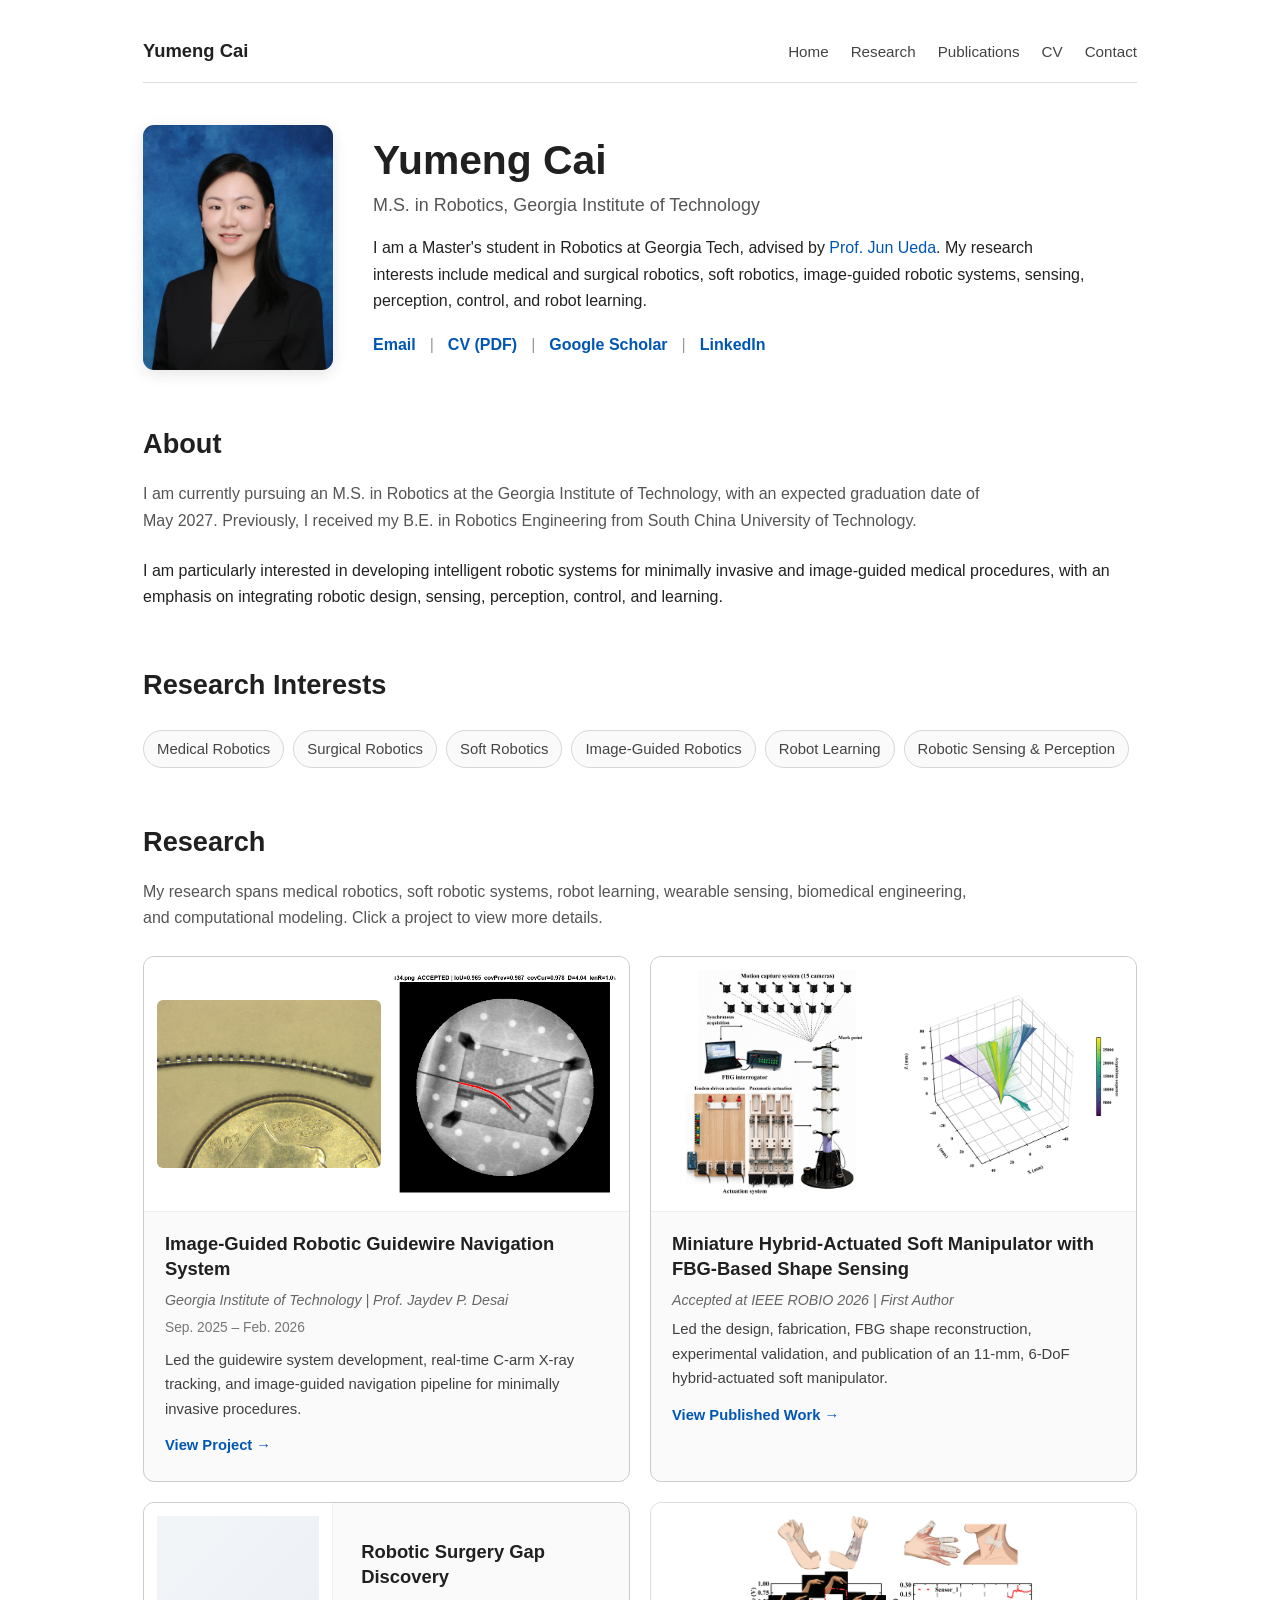
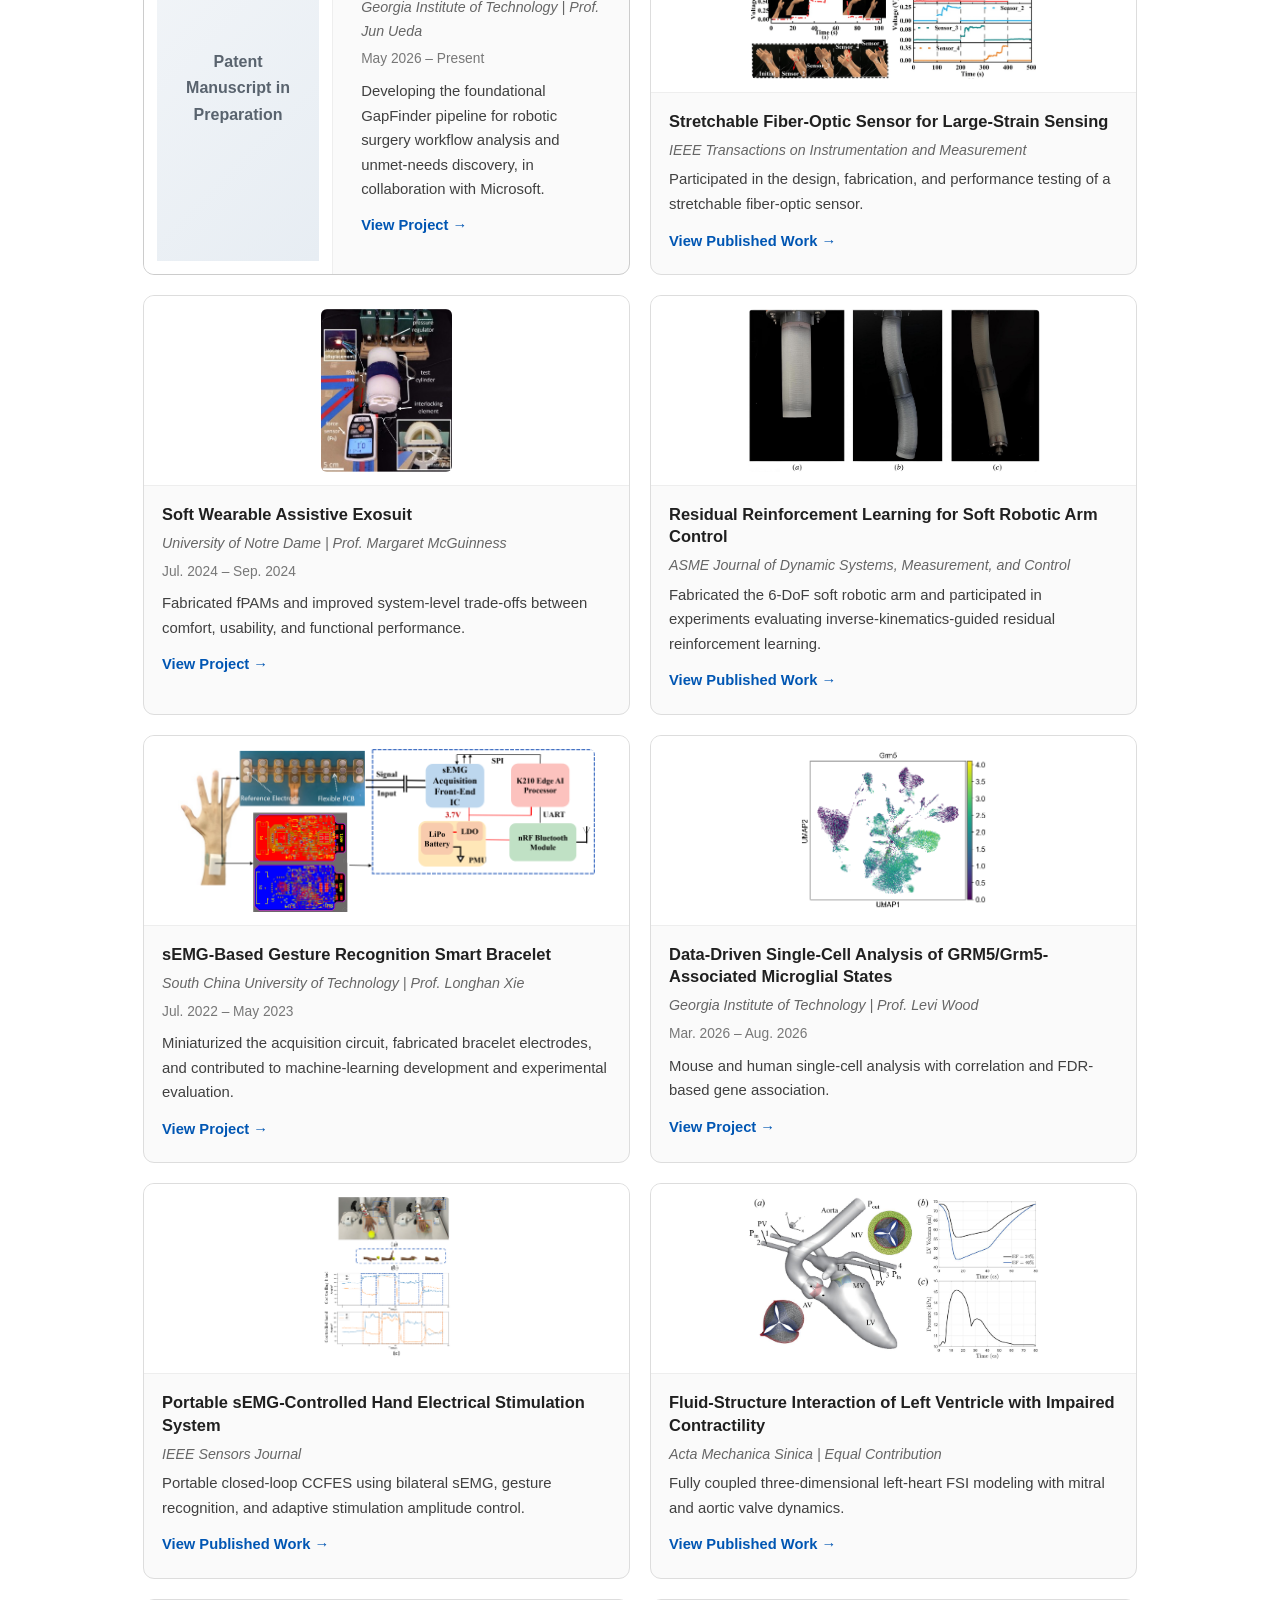
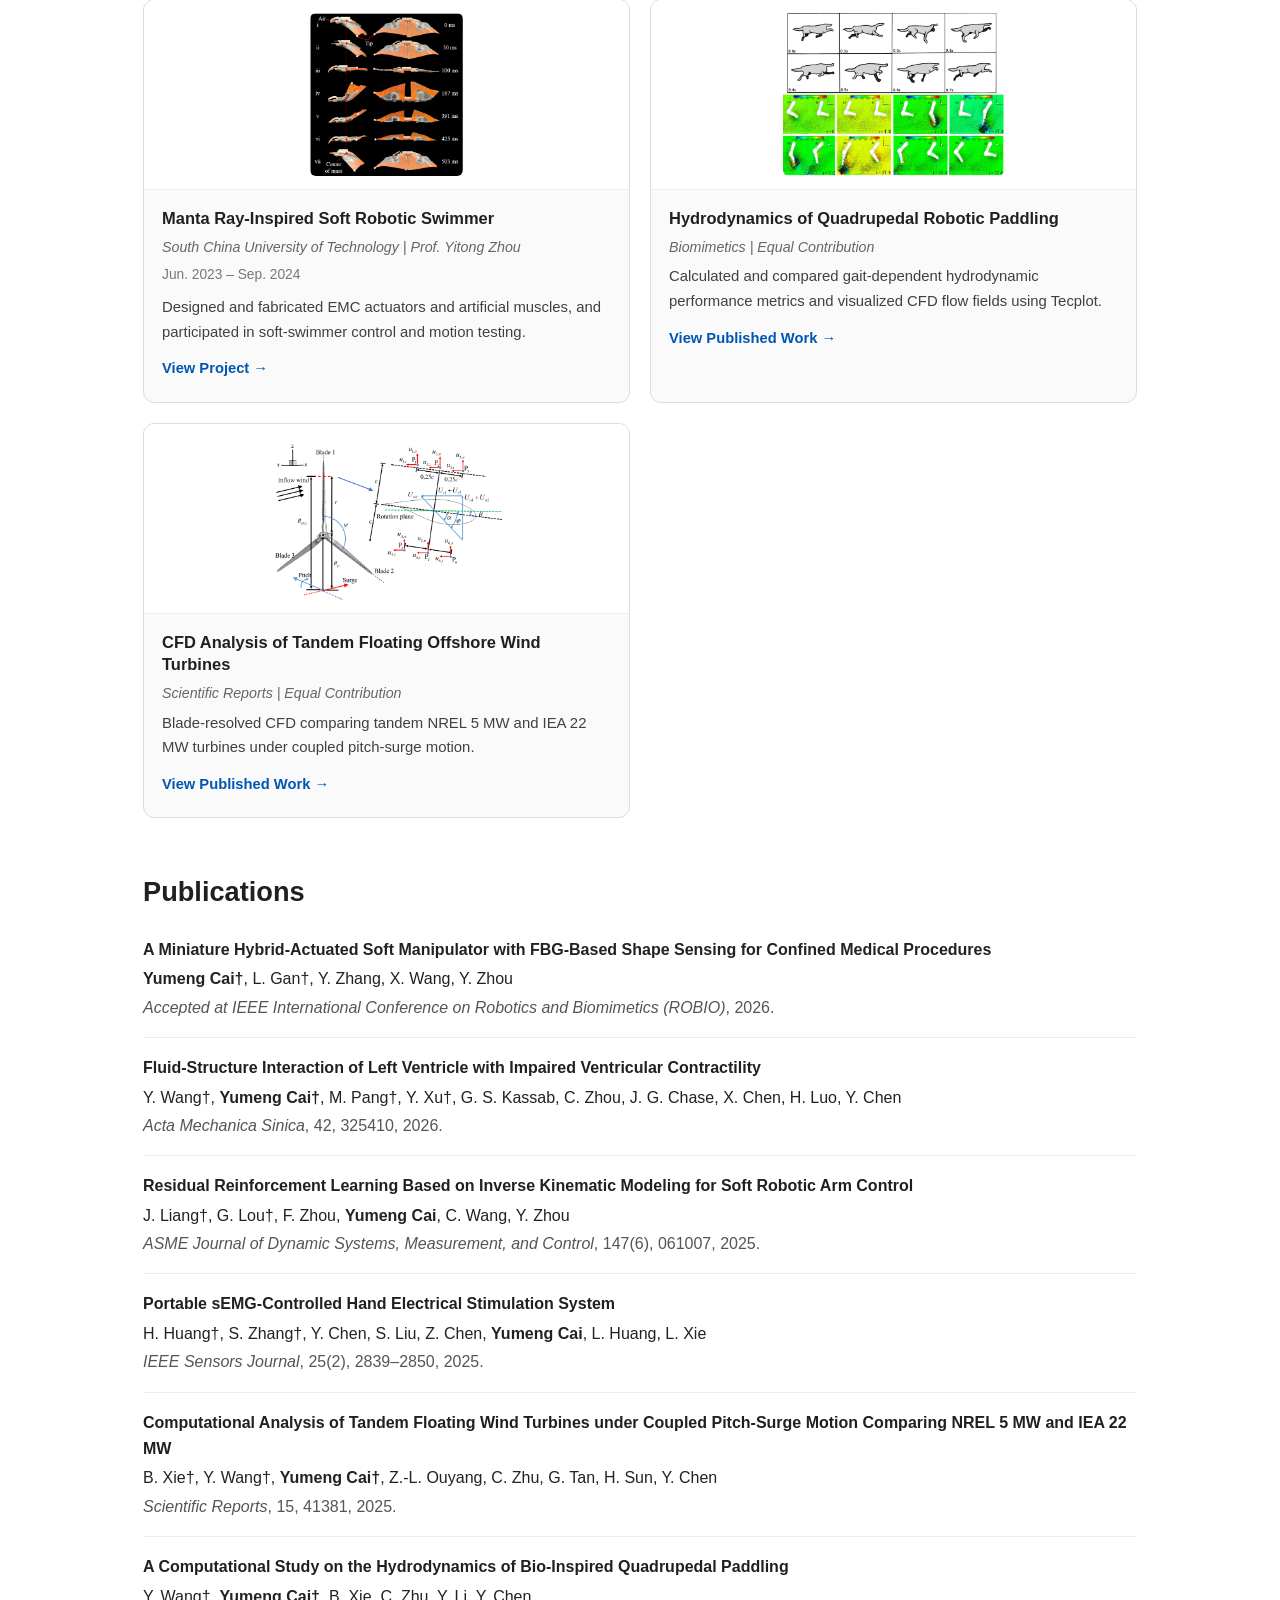
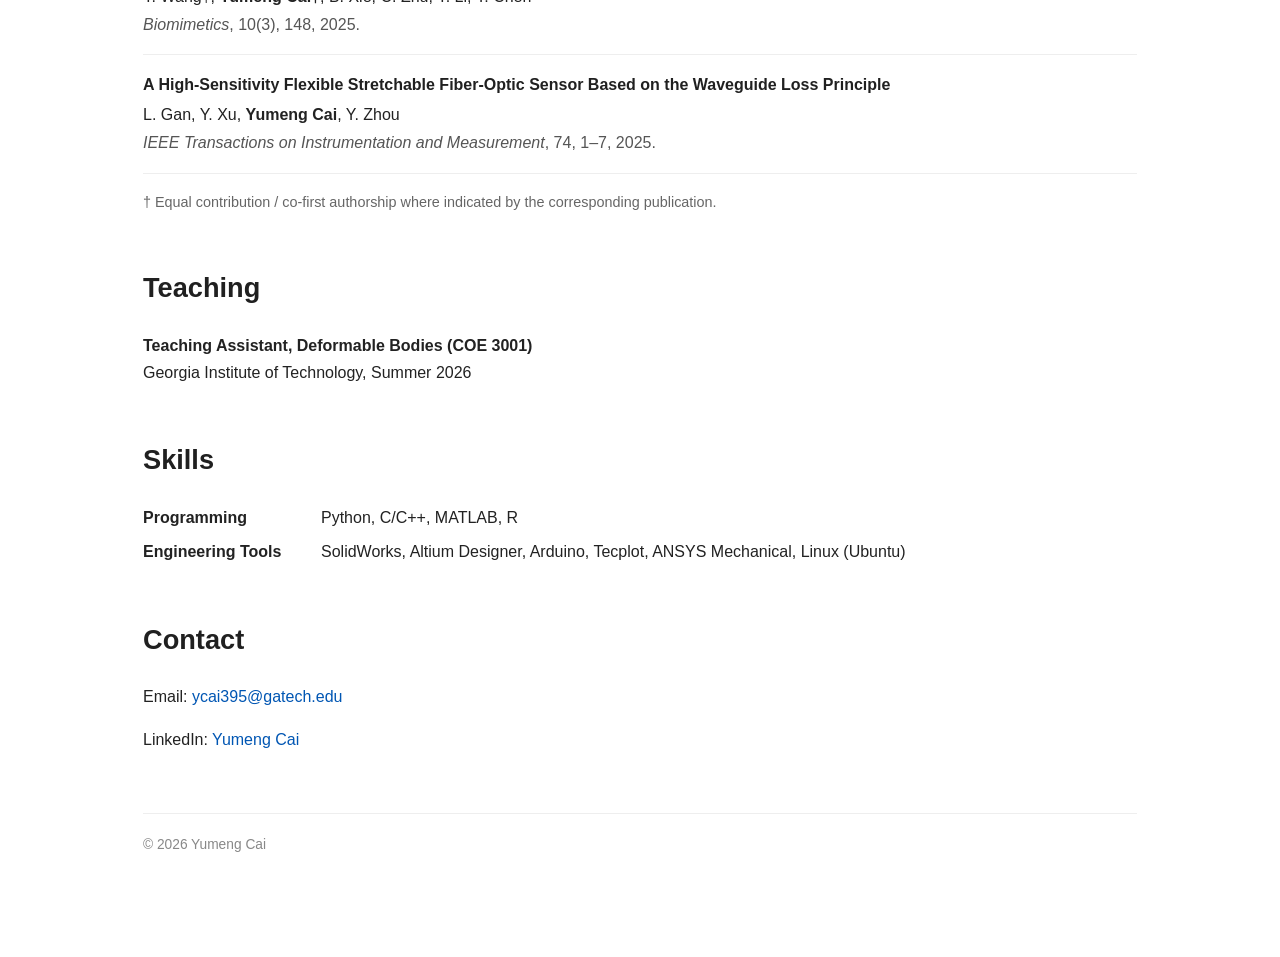
<file: index.html>
<!DOCTYPE html>
<html lang="en">
<head>
  <meta charset="UTF-8">
  <meta name="viewport" content="width=device-width, initial-scale=1.0">
  <meta name="description" content="Yumeng Cai - M.S. student in Robotics at Georgia Institute of Technology. Research in medical robotics, surgical robotics, soft robotics, image-guided systems, sensing, and robot learning.">
  <title>Yumeng Cai</title>
  <style>
    * { box-sizing: border-box; }
    html { scroll-behavior: smooth; }
    body { font-family: Arial, Helvetica, sans-serif; max-width: 1050px; margin: 0 auto; padding: 36px 28px 70px; line-height: 1.65; color: #222; background: #ffffff; }
    h1, h2, h3 { color: #202020; }
    h1 { font-size: 2.55rem; line-height: 1.15; margin: 0 0 7px; }
    h2 { font-size: 1.7rem; margin: 0 0 22px; }
    h3 { line-height: 1.35; }
    p { margin-top: 0; }
    a { color: #0056b3; text-decoration: none; }
    a:hover { text-decoration: underline; }
    .topbar { display: flex; justify-content: space-between; align-items: center; gap: 20px; padding-bottom: 16px; border-bottom: 1px solid #dddddd; }
    .site-name { color: #202020; font-size: 1.15rem; font-weight: 700; }
    .site-name:hover { text-decoration: none; }
    .topnav { display: flex; flex-wrap: wrap; gap: 22px; }
    .topnav a { color: #444; font-size: 0.95rem; font-weight: 500; }
    .hero { display: flex; align-items: center; gap: 40px; margin: 42px 0 50px; }
    .hero-photo { flex: 0 0 190px; }
    .hero-photo img { display: block; width: 190px; height: 245px; object-fit: cover; object-position: center top; border-radius: 11px; box-shadow: 0 4px 15px rgba(0,0,0,0.11); }
    .hero-content { flex: 1; }
    .subtitle { margin: 0 0 15px; color: #555; font-size: 1.12rem; }
    .hero-intro { max-width: 720px; margin-bottom: 18px; }
    .hero-links { display: flex; flex-wrap: wrap; align-items: center; gap: 7px 14px; }
    .hero-links a { font-weight: 600; }
    .separator { color: #999; }
    .section { margin-top: 52px; }
    .section-note { max-width: 850px; margin-top: -8px; margin-bottom: 24px; color: #555; }
    .interest-list { display: flex; flex-wrap: wrap; gap: 9px; }
    .interest { padding: 6px 13px; border: 1px solid #d7d7d7; border-radius: 20px; background: #fafafa; color: #444; font-size: 0.93rem; }
    .research-grid { display: grid; grid-template-columns: repeat(2, minmax(0, 1fr)); gap: 20px; }
    .project-link { display: block; color: inherit; text-decoration: none; }
    .project-link:hover { text-decoration: none; }
    .project-card { height: 100%; overflow: hidden; border: 1px solid #dddddd; border-radius: 11px; background: #fafafa; transition: transform 0.18s ease, box-shadow 0.18s ease; }
    .project-link:hover .project-card { transform: translateY(-4px); box-shadow: 0 8px 22px rgba(0,0,0,0.09); }
    .project-card.featured { border: 1.5px solid #cccccc; }
    .project-card.featured-wide { grid-column: 1 / -1; display: flex; min-height: 240px; }
    .project-image { height: 190px; padding: 13px; background: #ffffff; border-bottom: 1px solid #eeeeee; display: flex; align-items: center; justify-content: center; overflow: hidden; }
    .featured .project-image { height: 255px; }
    .featured-wide .project-image { flex: 0 0 39%; height: auto; min-height: 240px; border-bottom: none; border-right: 1px solid #eeeeee; }
    .project-image img { display: block; max-width: 100%; max-height: 100%; width: auto; height: auto; object-fit: contain; border-radius: 6px; }
    .project-image.double { gap: 12px; }
    .double-image { flex: 1 1 0; min-width: 0; height: 100%; display: flex; align-items: center; justify-content: center; overflow: hidden; }
    .double-image img { max-width: 100%; max-height: 100%; width: auto; height: auto; object-fit: contain; }
    .placeholder { width: 100%; height: 100%; display: flex; align-items: center; justify-content: center; text-align: center; padding: 26px; background: linear-gradient(135deg,#f2f5f8,#e7edf3); color: #59636e; font-weight: 600; }
    .project-content { padding: 17px 18px 20px; }
    .featured .project-content { padding: 20px 21px 22px; }
    .featured-wide .project-content { flex: 1; display: flex; flex-direction: column; justify-content: center; padding: 25px 28px; }
    .project-content h3 { margin: 0 0 7px; font-size: 1.03rem; }
    .featured .project-content h3 { font-size: 1.15rem; }
    .project-meta { margin-bottom: 5px; color: #666; font-size: 0.89rem; font-style: italic; }
    .project-date { margin-bottom: 8px; color: #777; font-size: 0.86rem; }
    .project-description { margin: 0 0 11px; color: #404040; font-size: 0.93rem; }
    .view-project { color: #0056b3; font-size: 0.92rem; font-weight: 600; }
    .publication { padding-bottom: 16px; margin-bottom: 17px; border-bottom: 1px solid #eeeeee; }
    .publication-title { font-weight: 600; }
    .publication-title a { color: #202020; }
    .publication-title a:hover { color: #0056b3; }
    .publication-authors { margin-top: 3px; }
    .publication-venue { margin-top: 2px; color: #555; }
    .publication-note { color: #666; font-size: 0.9rem; }
    .info-grid { display: grid; grid-template-columns: 160px 1fr; gap: 8px 18px; max-width: 830px; }
    .info-label { font-weight: 600; }
    footer { margin-top: 60px; padding: 20px 0 30px; border-top: 1px solid #eeeeee; color: #888; font-size: 0.86rem; }
    @media (max-width: 760px) {
      body { padding: 26px 17px 50px; }
      .topbar { flex-direction: column; align-items: flex-start; }
      .topnav { gap: 10px 17px; }
      .hero { flex-direction: column; gap: 22px; text-align: center; margin-top: 30px; }
      .hero-photo { flex: none; }
      .hero-photo img { width: 165px; height: 215px; margin: auto; }
      .hero-links, .interest-list { justify-content: center; }
      .research-grid { grid-template-columns: 1fr; }
      .project-card.featured-wide { grid-column: auto; display: block; }
      .project-image { height: 175px; }
      .featured .project-image { height: 215px; }
      .featured-wide .project-image { height: 215px; min-height: 0; border-right: none; border-bottom: 1px solid #eeeeee; }
      .featured-wide .project-content { padding: 20px 21px 22px; }
      .info-grid { grid-template-columns: 1fr; }
    }
  </style>
</head>
<body>
  <header class="topbar">
    <a class="site-name" href="index.html">Yumeng Cai</a>
    <nav class="topnav">
      <a href="index.html">Home</a><a href="#research">Research</a><a href="#publications">Publications</a><a href="Yumeng%20Cai_CV.pdf" target="_blank">CV</a><a href="#contact">Contact</a>
    </nav>
  </header>

  <section class="hero">
    <div class="hero-photo"><img src="images/profile.jpg" alt="Yumeng Cai"></div>
    <div class="hero-content">
      <h1>Yumeng Cai</h1>
      <p class="subtitle">M.S. in Robotics, Georgia Institute of Technology</p>
      <p class="hero-intro">I am a Master's student in Robotics at Georgia Tech, advised by <a href="https://www.biorobotics.gatech.edu/wp/people/jun-ueda/" target="_blank" rel="noopener noreferrer">Prof. Jun Ueda</a>. My research interests include medical and surgical robotics, soft robotics, image-guided robotic systems, sensing, perception, control, and robot learning.</p>
      <div class="hero-links"><a href="mailto:ycai395@gatech.edu">Email</a><span class="separator">|</span><a href="Yumeng%20Cai_CV.pdf" target="_blank">CV (PDF)</a><span class="separator">|</span><a href="https://scholar.google.com/citations?user=mX2CHsgAAAAJ&amp;hl=en" target="_blank" rel="noopener noreferrer">Google Scholar</a><span class="separator">|</span><a href="https://www.linkedin.com/in/yumeng-cai-98382b378/" target="_blank">LinkedIn</a></div>
    </div>
  </section>

  <section class="section"><h2>About</h2><p class="section-note">I am currently pursuing an M.S. in Robotics at the Georgia Institute of Technology, with an expected graduation date of May 2027. Previously, I received my B.E. in Robotics Engineering from South China University of Technology.</p><p>I am particularly interested in developing intelligent robotic systems for minimally invasive and image-guided medical procedures, with an emphasis on integrating robotic design, sensing, perception, control, and learning.</p></section>

  <section class="section"><h2>Research Interests</h2><div class="interest-list"><span class="interest">Medical Robotics</span><span class="interest">Surgical Robotics</span><span class="interest">Soft Robotics</span><span class="interest">Image-Guided Robotics</span><span class="interest">Robot Learning</span><span class="interest">Robotic Sensing &amp; Perception</span></div></section>

  <section class="section" id="research">
    <h2>Research</h2>
    <p class="section-note">My research spans medical robotics, soft robotic systems, robot learning, wearable sensing, biomedical engineering, and computational modeling. Click a project to view more details.</p>
    <div class="research-grid">
      <a class="project-link" href="projects/guidewire.html"><article class="project-card featured"><div class="project-image double"><div class="double-image"><img src="images/guidewire2.png" alt="Robotic guidewire system"></div><div class="double-image"><img src="images/guidewire.png" alt="Image-based guidewire tracking"></div></div><div class="project-content"><h3>Image-Guided Robotic Guidewire Navigation System</h3><div class="project-meta">Georgia Institute of Technology | Prof. Jaydev P. Desai</div><div class="project-date">Sep. 2025 – Feb. 2026</div><p class="project-description">Led the guidewire system development, real-time C-arm X-ray tracking, and image-guided navigation pipeline for minimally invasive procedures.</p><span class="view-project">View Project →</span></div></article></a>
      <a class="project-link" href="projects/soft-manipulator.html"><article class="project-card featured"><div class="project-image double"><div class="double-image"><img src="images/Actuation_system.png" alt="Soft manipulator system"></div><div class="double-image"><img src="images/ShapeRecon_workspace.png" alt="FBG shape reconstruction"></div></div><div class="project-content"><h3>Miniature Hybrid-Actuated Soft Manipulator with FBG-Based Shape Sensing</h3><div class="project-meta">Accepted at IEEE ROBIO 2026 | First Author</div><p class="project-description">Led the design, fabrication, FBG shape reconstruction, experimental validation, and publication of an 11-mm, 6-DoF hybrid-actuated soft manipulator.</p><span class="view-project">View Published Work →</span></div></article></a>
      <a class="project-link" href="projects/gap-discovery.html"><article class="project-card featured featured-wide"><div class="project-image"><div class="placeholder">Patent Manuscript in Preparation</div></div><div class="project-content"><h3>Robotic Surgery Gap Discovery</h3><div class="project-meta">Georgia Institute of Technology | Prof. Jun Ueda</div><div class="project-date">May 2026 – Present</div><p class="project-description">Developing the foundational GapFinder pipeline for robotic surgery workflow analysis and unmet-needs discovery, in collaboration with Microsoft.</p><span class="view-project">View Project →</span></div></article></a>
      <a class="project-link" href="projects/fiber-sensor.html"><article class="project-card"><div class="project-image"><img src="images/fiber_sensor.jpg" alt="Stretchable fiber optic sensor"></div><div class="project-content"><h3>Stretchable Fiber-Optic Sensor for Large-Strain Sensing</h3><div class="project-meta">IEEE Transactions on Instrumentation and Measurement</div><p class="project-description">Participated in the design, fabrication, and performance testing of a stretchable fiber-optic sensor.</p><span class="view-project">View Published Work →</span></div></article></a>
      <a class="project-link" href="projects/exosuit.html"><article class="project-card"><div class="project-image"><img src="images/exosuit.jpg" alt="Soft wearable assistive exosuit"></div><div class="project-content"><h3>Soft Wearable Assistive Exosuit</h3><div class="project-meta">University of Notre Dame | Prof. Margaret McGuinness</div><div class="project-date">Jul. 2024 – Sep. 2024</div><p class="project-description">Fabricated fPAMs and improved system-level trade-offs between comfort, usability, and functional performance.</p><span class="view-project">View Project →</span></div></article></a>
      <a class="project-link" href="projects/residual-rl-soft-arm.html"><article class="project-card"><div class="project-image"><img src="images/rrl_soft_arm_robot.png" alt="Soft robotic arm"></div><div class="project-content"><h3>Residual Reinforcement Learning for Soft Robotic Arm Control</h3><div class="project-meta">ASME Journal of Dynamic Systems, Measurement, and Control</div><p class="project-description">Fabricated the 6-DoF soft robotic arm and participated in experiments evaluating inverse-kinematics-guided residual reinforcement learning.</p><span class="view-project">View Published Work →</span></div></article></a>
      <a class="project-link" href="projects/semg.html"><article class="project-card"><div class="project-image"><img src="images/sEMG.png" alt="sEMG gesture recognition bracelet"></div><div class="project-content"><h3>sEMG-Based Gesture Recognition Smart Bracelet</h3><div class="project-meta">South China University of Technology | Prof. Longhan Xie</div><div class="project-date">Jul. 2022 – May 2023</div><p class="project-description">Miniaturized the acquisition circuit, fabricated bracelet electrodes, and contributed to machine-learning development and experimental evaluation.</p><span class="view-project">View Project →</span></div></article></a>
      <a class="project-link" href="projects/single-cell.html"><article class="project-card"><div class="project-image"><img src="images/FIG2_UMAP_Grm5_all_cells.png" alt="UMAP of Grm5 expression across single cells"></div><div class="project-content"><h3>Data-Driven Single-Cell Analysis of GRM5/Grm5-Associated Microglial States</h3><div class="project-meta">Georgia Institute of Technology | Prof. Levi Wood</div><div class="project-date">Mar. 2026 – Aug. 2026</div><p class="project-description">Mouse and human single-cell analysis with correlation and FDR-based gene association.</p><span class="view-project">View Project →</span></div></article></a>
      <a class="project-link" href="projects/semg-fes.html"><article class="project-card"><div class="project-image"><img src="images/semg_fes_adl_result.png" alt="Task-oriented object-taking demonstration"></div><div class="project-content"><h3>Portable sEMG-Controlled Hand Electrical Stimulation System</h3><div class="project-meta">IEEE Sensors Journal</div><p class="project-description">Portable closed-loop CCFES using bilateral sEMG, gesture recognition, and adaptive stimulation amplitude control.</p><span class="view-project">View Published Work →</span></div></article></a>
      <a class="project-link" href="projects/left-ventricle-fsi.html"><article class="project-card"><div class="project-image"><img src="images/lv_fsi_model.png" alt="Left heart fluid-structure interaction model"></div><div class="project-content"><h3>Fluid-Structure Interaction of Left Ventricle with Impaired Contractility</h3><div class="project-meta">Acta Mechanica Sinica | Equal Contribution</div><p class="project-description">Fully coupled three-dimensional left-heart FSI modeling with mitral and aortic valve dynamics.</p><span class="view-project">View Published Work →</span></div></article></a>
      <a class="project-link" href="projects/manta-ray.html"><article class="project-card"><div class="project-image"><img src="images/manta_ray.png" alt="Manta ray inspired soft robotic swimmer"></div><div class="project-content"><h3>Manta Ray-Inspired Soft Robotic Swimmer</h3><div class="project-meta">South China University of Technology | Prof. Yitong Zhou</div><div class="project-date">Jun. 2023 – Sep. 2024</div><p class="project-description">Designed and fabricated EMC actuators and artificial muscles, and participated in soft-swimmer control and motion testing.</p><span class="view-project">View Project →</span></div></article></a>
      <a class="project-link" href="projects/quadrupedal.html"><article class="project-card"><div class="project-image"><img src="images/quadrupedal_paddling.jpg" alt="Quadrupedal robotic paddling"></div><div class="project-content"><h3>Hydrodynamics of Quadrupedal Robotic Paddling</h3><div class="project-meta">Biomimetics | Equal Contribution</div><p class="project-description">Calculated and compared gait-dependent hydrodynamic performance metrics and visualized CFD flow fields using Tecplot.</p><span class="view-project">View Published Work →</span></div></article></a>
      <a class="project-link" href="projects/tandem-wind-turbines.html"><article class="project-card"><div class="project-image"><img src="images/wind_turbines_pitch_surge_schematic.png" alt="Floating wind turbine pitch surge motion"></div><div class="project-content"><h3>CFD Analysis of Tandem Floating Offshore Wind Turbines</h3><div class="project-meta">Scientific Reports | Equal Contribution</div><p class="project-description">Blade-resolved CFD comparing tandem NREL 5 MW and IEA 22 MW turbines under coupled pitch-surge motion.</p><span class="view-project">View Published Work →</span></div></article></a>
    </div>
  </section>

  <section class="section" id="publications">
    <h2>Publications</h2>
    <div class="publication"><div class="publication-title">A Miniature Hybrid-Actuated Soft Manipulator with FBG-Based Shape Sensing for Confined Medical Procedures</div><div class="publication-authors"><strong>Yumeng Cai†</strong>, L. Gan†, Y. Zhang, X. Wang, Y. Zhou</div><div class="publication-venue"><i>Accepted at IEEE International Conference on Robotics and Biomimetics (ROBIO)</i>, 2026.</div></div>
    <div class="publication"><div class="publication-title"><a href="https://doi.org/10.1007/s10409-025-25410-x" target="_blank" rel="noopener noreferrer">Fluid-Structure Interaction of Left Ventricle with Impaired Ventricular Contractility</a></div><div class="publication-authors">Y. Wang†, <strong>Yumeng Cai†</strong>, M. Pang†, Y. Xu†, G. S. Kassab, C. Zhou, J. G. Chase, X. Chen, H. Luo, Y. Chen</div><div class="publication-venue"><i>Acta Mechanica Sinica</i>, 42, 325410, 2026.</div></div>
    <div class="publication"><div class="publication-title"><a href="https://doi.org/10.1115/1.4068880" target="_blank" rel="noopener noreferrer">Residual Reinforcement Learning Based on Inverse Kinematic Modeling for Soft Robotic Arm Control</a></div><div class="publication-authors">J. Liang†, G. Lou†, F. Zhou, <strong>Yumeng Cai</strong>, C. Wang, Y. Zhou</div><div class="publication-venue"><i>ASME Journal of Dynamic Systems, Measurement, and Control</i>, 147(6), 061007, 2025.</div></div>
    <div class="publication"><div class="publication-title"><a href="https://doi.org/10.1109/JSEN.2024.3506788" target="_blank" rel="noopener noreferrer">Portable sEMG-Controlled Hand Electrical Stimulation System</a></div><div class="publication-authors">H. Huang†, S. Zhang†, Y. Chen, S. Liu, Z. Chen, <strong>Yumeng Cai</strong>, L. Huang, L. Xie</div><div class="publication-venue"><i>IEEE Sensors Journal</i>, 25(2), 2839–2850, 2025.</div></div>
    <div class="publication"><div class="publication-title"><a href="https://doi.org/10.1038/s41598-025-25241-8" target="_blank" rel="noopener noreferrer">Computational Analysis of Tandem Floating Wind Turbines under Coupled Pitch-Surge Motion Comparing NREL 5 MW and IEA 22 MW</a></div><div class="publication-authors">B. Xie†, Y. Wang†, <strong>Yumeng Cai†</strong>, Z.-L. Ouyang, C. Zhu, G. Tan, H. Sun, Y. Chen</div><div class="publication-venue"><i>Scientific Reports</i>, 15, 41381, 2025.</div></div>
    <div class="publication"><div class="publication-title"><a href="https://doi.org/10.3390/biomimetics10030148" target="_blank" rel="noopener noreferrer">A Computational Study on the Hydrodynamics of Bio-Inspired Quadrupedal Paddling</a></div><div class="publication-authors">Y. Wang†, <strong>Yumeng Cai†</strong>, B. Xie, C. Zhu, Y. Li, Y. Chen</div><div class="publication-venue"><i>Biomimetics</i>, 10(3), 148, 2025.</div></div>
    <div class="publication"><div class="publication-title"><a href="https://doi.org/10.1109/TIM.2024.3522407" target="_blank" rel="noopener noreferrer">A High-Sensitivity Flexible Stretchable Fiber-Optic Sensor Based on the Waveguide Loss Principle</a></div><div class="publication-authors">L. Gan, Y. Xu, <strong>Yumeng Cai</strong>, Y. Zhou</div><div class="publication-venue"><i>IEEE Transactions on Instrumentation and Measurement</i>, 74, 1–7, 2025.</div></div>
    <p class="publication-note">† Equal contribution / co-first authorship where indicated by the corresponding publication.</p>
  </section>

  <section class="section"><h2>Teaching</h2><p><strong>Teaching Assistant, Deformable Bodies (COE 3001)</strong><br>Georgia Institute of Technology, Summer 2026</p></section>
  <section class="section"><h2>Skills</h2><div class="info-grid"><div class="info-label">Programming</div><div>Python, C/C++, MATLAB, R</div><div class="info-label">Engineering Tools</div><div>SolidWorks, Altium Designer, Arduino, Tecplot, ANSYS Mechanical, Linux (Ubuntu)</div></div></section>
  <section class="section" id="contact"><h2>Contact</h2><p>Email: <a href="mailto:ycai395@gatech.edu">ycai395@gatech.edu</a></p><p>LinkedIn: <a href="https://www.linkedin.com/in/yumeng-cai-98382b378/" target="_blank">Yumeng Cai</a></p></section>
  <footer>© 2026 Yumeng Cai</footer>
</body>
</html>
</file>
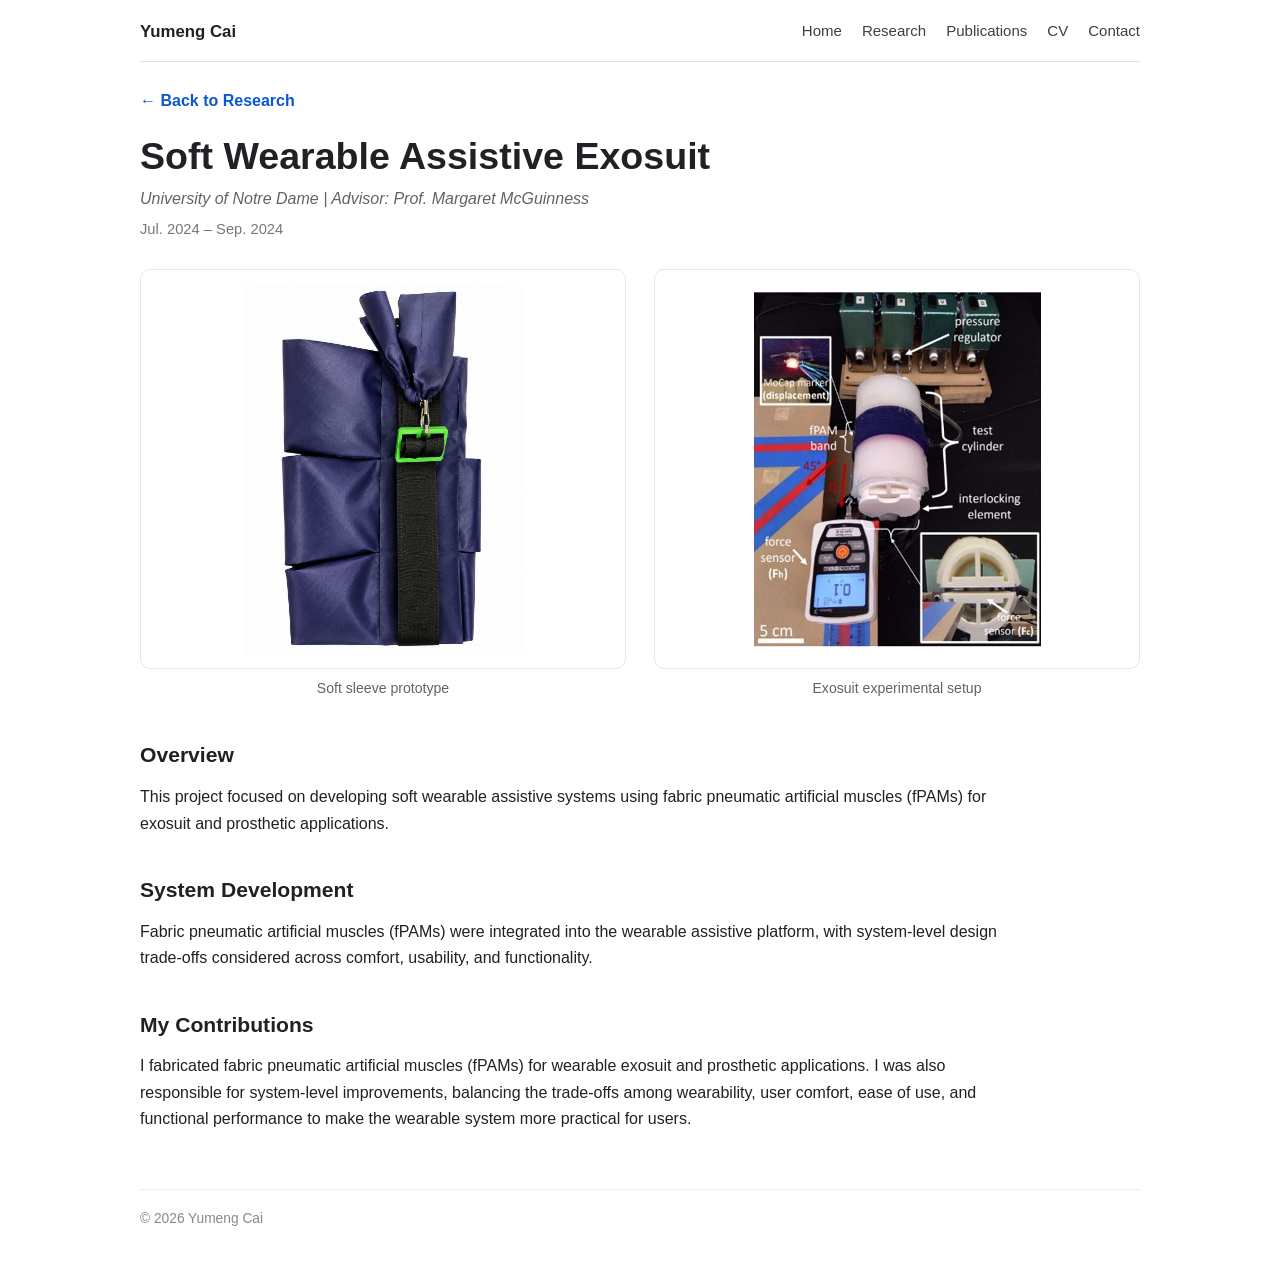
<file: projects/exosuit.html>
<!DOCTYPE html>

<html lang="en">

<head>

  <meta charset="UTF-8">

  <meta name="viewport" content="width=device-width, initial-scale=1.0">

  <title>
    Soft Wearable Assistive Exosuit | Yumeng Cai
  </title>

  <link rel="stylesheet" href="../styles.css">

</head>


<body>


  <header class="topbar">

    <a class="site-name" href="../index.html">
      Yumeng Cai
    </a>

    <nav class="topnav">

      <a href="../index.html">Home</a>
      <a href="../index.html#research">Research</a>
      <a href="../index.html#publications">Publications</a>

      <a
        href="../Yumeng%20Cai_CV.pdf"
        target="_blank">
        CV
      </a>

      <a href="../index.html#contact">Contact</a>

    </nav>

  </header>



  <main class="project-page">


    <a
      class="back-link"
      href="../index.html#research">

      ← Back to Research

    </a>



    <header class="project-header">


      <h1>
        Soft Wearable Assistive Exosuit
      </h1>


      <div class="project-header-meta">

        University of Notre Dame |
        Advisor: Prof. Margaret McGuinness

      </div>


      <div class="project-header-date">

        Jul. 2024 – Sep. 2024

      </div>


    </header>



    <div class="figure-grid readable-pair">


      <div class="figure">

        <div class="figure-box">

          <img
            src="../images/soft_sleeve.png"
            alt="Soft sleeve wearable assistive device">

        </div>

        <div class="caption">
          Soft sleeve prototype
        </div>

      </div>


      <div class="figure">

        <div class="figure-box">

          <img
            src="../images/exosuit.jpg"
            alt="Soft wearable assistive exosuit">

        </div>

        <div class="caption">
          Exosuit experimental setup
        </div>

      </div>


    </div>



    <section class="project-section">


      <h2>
        Overview
      </h2>


      <p>

        This project focused on developing soft wearable assistive systems using fabric pneumatic artificial muscles (fPAMs) for exosuit and prosthetic applications.

      </p>


    </section>





    <section class="project-section">


      <h2>
        System Development
      </h2>


      <p>

        Fabric pneumatic artificial muscles (fPAMs) were integrated into the wearable assistive platform, with system-level design trade-offs considered across comfort, usability, and functionality.

      </p>


    </section>

    <section class="project-section">
      <h2>My Contributions</h2>
      <p>I fabricated fabric pneumatic artificial muscles (fPAMs) for wearable exosuit and prosthetic applications. I was also responsible for system-level improvements, balancing the trade-offs among wearability, user comfort, ease of use, and functional performance to make the wearable system more practical for users.</p>
    </section>
  </main>



  <footer>

    © 2026 Yumeng Cai

  </footer>


</body>

</html>
</file>
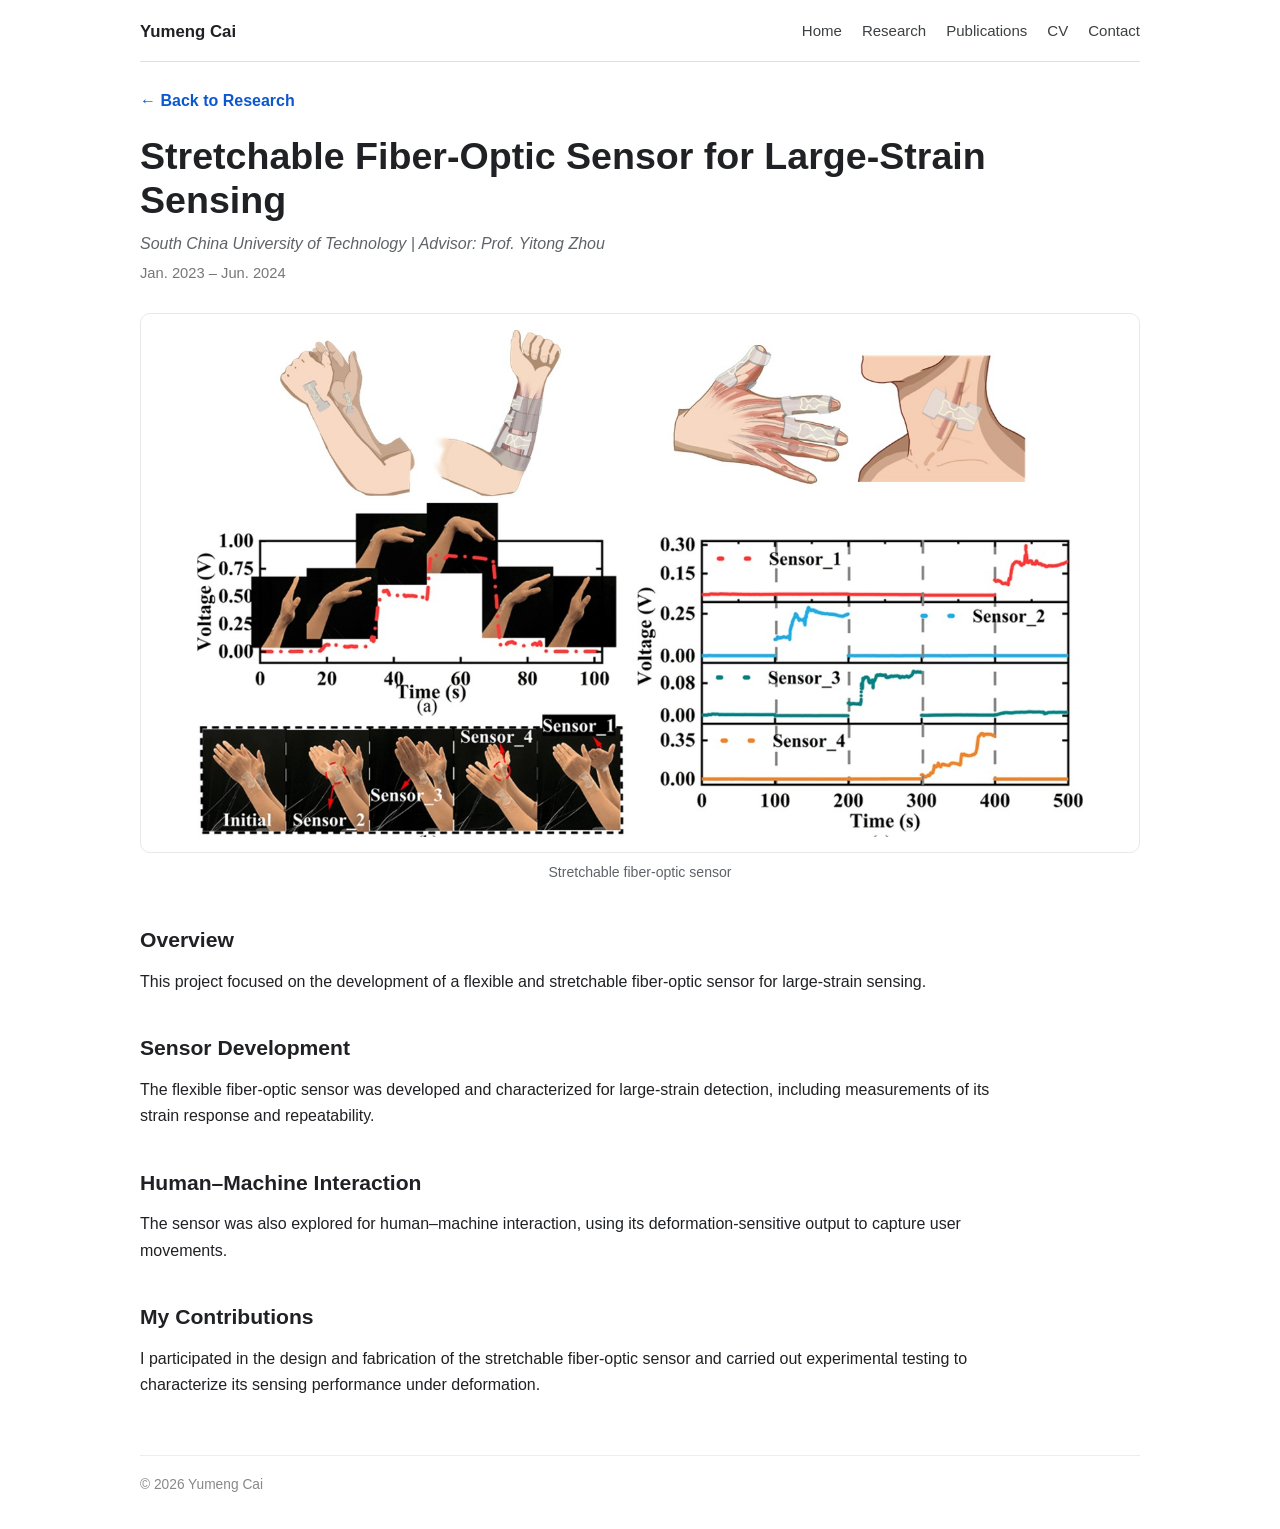
<file: projects/fiber-sensor.html>
<!DOCTYPE html>

<html lang="en">

<head>
  <meta charset="UTF-8">
  <meta name="viewport" content="width=device-width, initial-scale=1.0">
  <title>Stretchable Fiber-Optic Sensor | Yumeng Cai</title>
  <link rel="stylesheet" href="../styles.css">
</head>

<body>

  <main class="project-page">

    <header class="topbar">
      <a class="brand" href="../index.html">Yumeng Cai</a>
      <nav class="topnav">
        <a href="../index.html">Home</a>
        <a href="../index.html#research">Research</a>
        <a href="../index.html#publications">Publications</a>
        <a href="../Yumeng%20Cai_CV.pdf" target="_blank">CV</a>
        <a href="../index.html#contact">Contact</a>
      </nav>
    </header>

    <a class="back" href="../index.html#research">← Back to Research</a>

    <header class="project-header">
      <h1>Stretchable Fiber-Optic Sensor for Large-Strain Sensing</h1>
      <div class="project-meta">South China University of Technology | Advisor: Prof. Yitong Zhou</div>
      <div class="project-date">Jan. 2023 – Jun. 2024</div>
    </header>

    <div class="figure-grid large-figures">
      <div class="figure">
        <div class="figure-box">
          <img src="../images/fiber_sensor.jpg" alt="Stretchable fiber optic sensor">
        </div>
        <div class="caption">Stretchable fiber-optic sensor</div>
      </div>
    </div>

    <section class="project-section">
      <h2>Overview</h2>
      <p>This project focused on the development of a flexible and stretchable fiber-optic sensor for large-strain sensing.</p>
    </section>

    

    <section class="project-section">
      <h2>Sensor Development</h2>
      <p>The flexible fiber-optic sensor was developed and characterized for large-strain detection, including measurements of its strain response and repeatability.</p>
    </section>

    <section class="project-section">
      <h2>Human–Machine Interaction</h2>
      <p>The sensor was also explored for human–machine interaction, using its deformation-sensitive output to capture user movements.</p>
    </section>

    <section class="project-section">
      <h2>My Contributions</h2>
      <p>I participated in the design and fabrication of the stretchable fiber-optic sensor and carried out experimental testing to characterize its sensing performance under deformation.</p>
    </section>

    <footer>© 2026 Yumeng Cai</footer>


  </main>

</body>
</html>
</file>
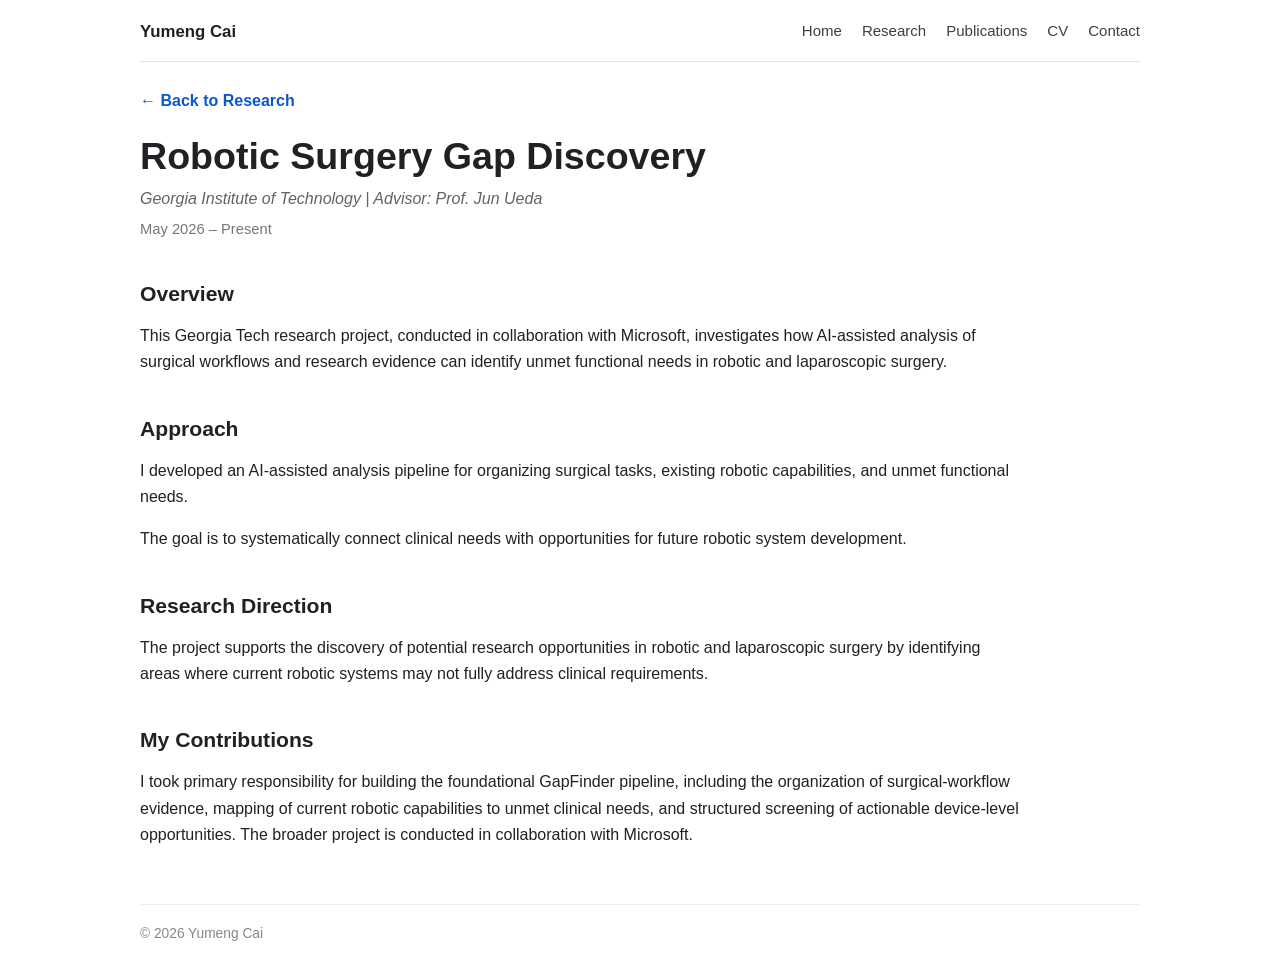
<file: projects/gap-discovery.html>
<!DOCTYPE html>

<html lang="en">

<head>

  <meta charset="UTF-8">

  <meta name="viewport" content="width=device-width, initial-scale=1.0">

  <title>
    Robotic Surgery Gap Discovery | Yumeng Cai
  </title>

  <link rel="stylesheet" href="../styles.css">

</head>


<body>


  <header class="topbar">

    <a class="site-name" href="../index.html">
      Yumeng Cai
    </a>

    <nav class="topnav">

      <a href="../index.html">Home</a>

      <a href="../index.html#research">Research</a>

      <a href="../index.html#publications">Publications</a>

      <a
        href="../Yumeng%20Cai_CV.pdf"
        target="_blank">
        CV
      </a>

      <a href="../index.html#contact">Contact</a>

    </nav>

  </header>



  <main class="project-page">


    <a
      class="back-link"
      href="../index.html#research">

      ← Back to Research

    </a>



    <header class="project-header">


      <h1>
        Robotic Surgery Gap Discovery
      </h1>


      <div class="project-header-meta">

        Georgia Institute of Technology |
        Advisor: Prof. Jun Ueda

      </div>


      <div class="project-header-date">

        May 2026 – Present

      </div>


    </header>



    <section class="project-section">


      <h2>
        Overview
      </h2>


      <p>

        This Georgia Tech research project, conducted in collaboration with Microsoft, investigates how AI-assisted analysis of surgical workflows and research evidence can identify unmet functional needs in robotic and laparoscopic surgery.

      </p>


    </section>





    <section class="project-section">


      <h2>
        Approach
      </h2>


      <p>

        I developed an AI-assisted analysis pipeline
        for organizing surgical tasks, existing robotic capabilities,
        and unmet functional needs.

      </p>


      <p>

        The goal is to systematically connect clinical needs
        with opportunities for future robotic system development.

      </p>


    </section>



    <section class="project-section">


      <h2>
        Research Direction
      </h2>


      <p>

        The project supports the discovery of potential
        research opportunities in robotic and laparoscopic surgery
        by identifying areas where current robotic systems
        may not fully address clinical requirements.

      </p>


    </section>

    <section class="project-section">
      <h2>My Contributions</h2>
      <p>I took primary responsibility for building the foundational GapFinder pipeline, including the organization of surgical-workflow evidence, mapping of current robotic capabilities to unmet clinical needs, and structured screening of actionable device-level opportunities. The broader project is conducted in collaboration with Microsoft.</p>
    </section>
  </main>



  <footer>

    © 2026 Yumeng Cai

  </footer>


</body>

</html>
</file>
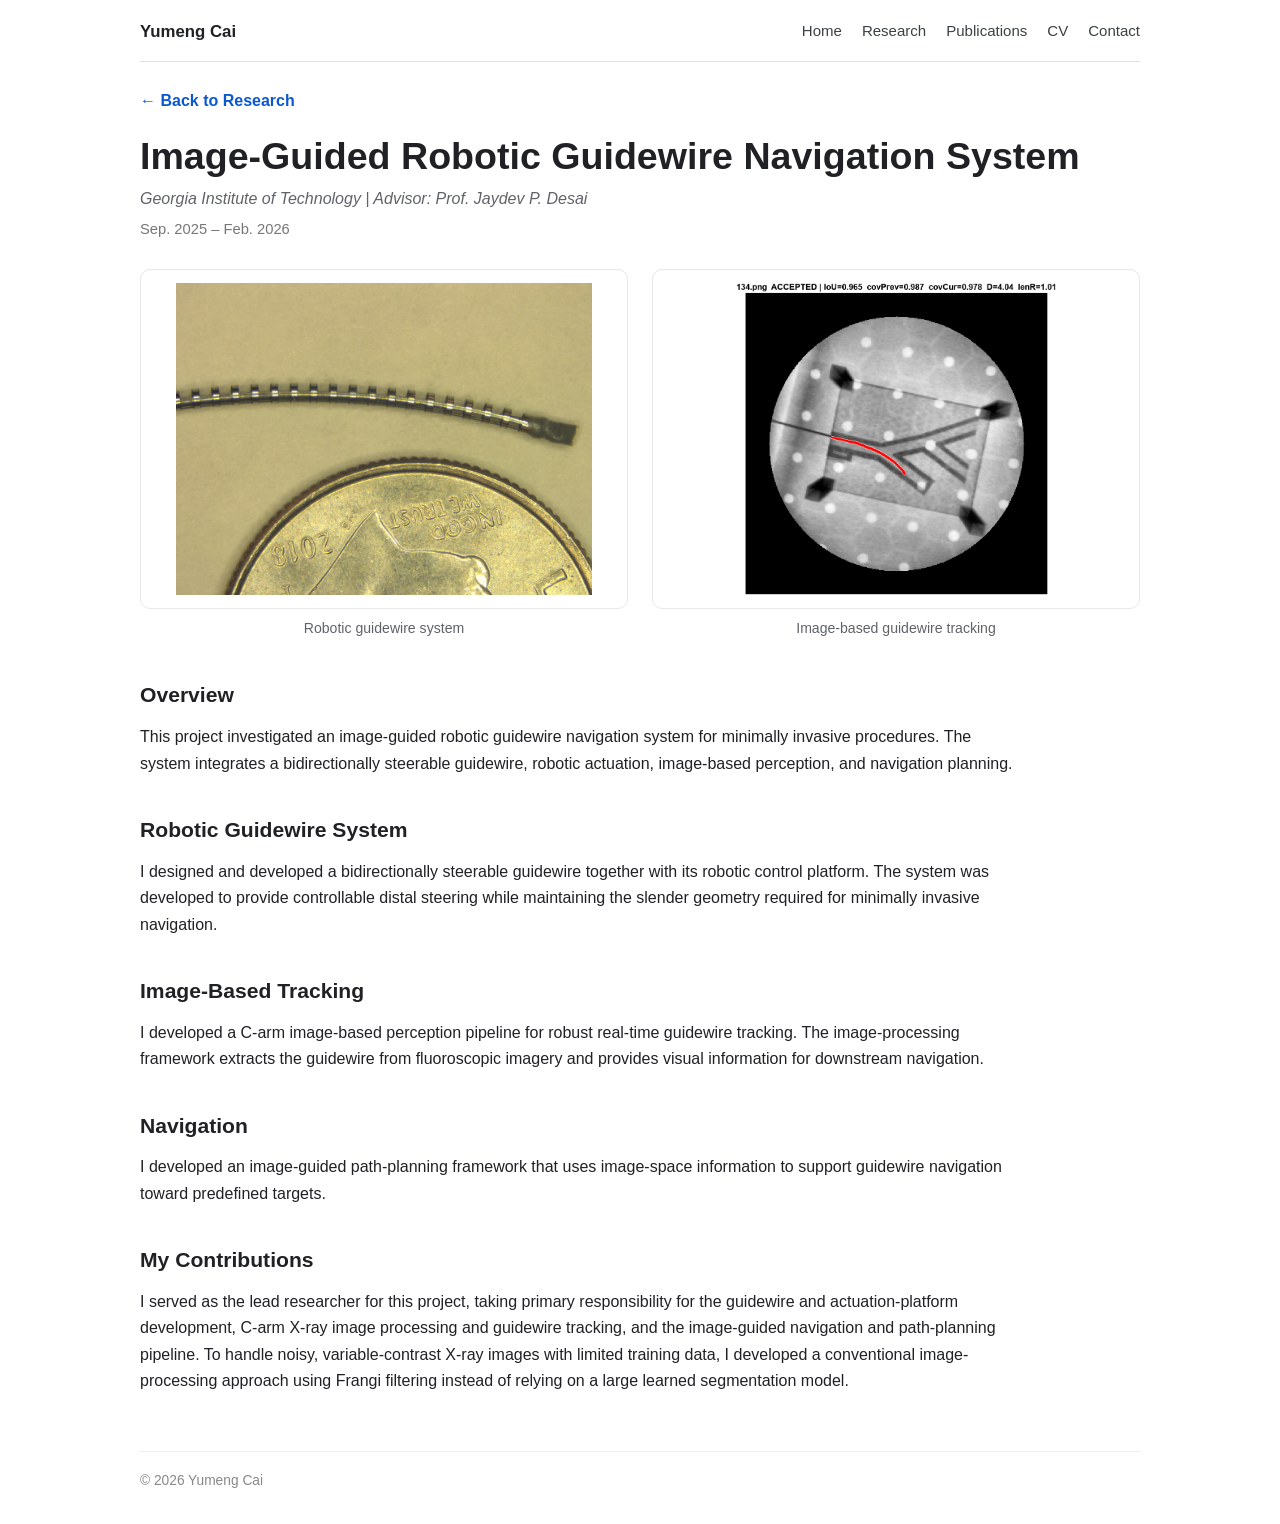
<file: projects/guidewire.html>
<!DOCTYPE html>

<html lang="en">

<head>

  <meta charset="UTF-8">

  <meta
    name="viewport"
    content="width=device-width, initial-scale=1.0">

  <title>
    Image-Guided Robotic Guidewire Navigation | Yumeng Cai
  </title>

  <link
    rel="stylesheet"
    href="../styles.css">

</head>


<body>


  <main class="project-page">


    <!-- ======================================================
         NAVIGATION
         ====================================================== -->

    <header class="topbar">


      <a
        class="brand"
        href="../index.html">

        Yumeng Cai

      </a>


      <nav class="topnav">


        <a href="../index.html">
          Home
        </a>


        <a href="../index.html#research">
          Research
        </a>


        <a href="../index.html#publications">
          Publications
        </a>


        <a
          href="../Yumeng%20Cai_CV.pdf"
          target="_blank">

          CV

        </a>


        <a href="../index.html#contact">
          Contact
        </a>


      </nav>


    </header>



    <!-- ======================================================
         BACK
         ====================================================== -->

    <a
      class="back"
      href="../index.html#research">

      ← Back to Research

    </a>



    <!-- ======================================================
         PROJECT HEADER
         ====================================================== -->

    <header class="project-header">


      <h1>

        Image-Guided Robotic Guidewire Navigation System

      </h1>


      <div class="project-meta">

        Georgia Institute of Technology |
        Advisor: Prof. Jaydev P. Desai

      </div>


      <div class="project-date">

        Sep. 2025 – Feb. 2026

      </div>


    </header>



    <!-- ======================================================
         PROJECT FIGURES
         ====================================================== -->

    <div class="figure-grid">



      <div class="figure">


        <div class="figure-box">


          <img
            src="../images/guidewire2.png"
            alt="Robotic guidewire">


        </div>


        <div class="caption">

          Robotic guidewire system

        </div>


      </div>



      <div class="figure">


        <div class="figure-box">


          <img
            src="../images/guidewire.png"
            alt="Image-based guidewire tracking">


        </div>


        <div class="caption">

          Image-based guidewire tracking

        </div>


      </div>


    </div>



    <!-- ======================================================
         OVERVIEW
         ====================================================== -->

    <section class="project-section">


      <h2>
        Overview
      </h2>


      <p>

        This project investigated an image-guided robotic
        guidewire navigation system for minimally invasive procedures.

        The system integrates a bidirectionally steerable guidewire,
        robotic actuation,
        image-based perception,
        and navigation planning.

      </p>


    </section>





    <!-- ======================================================
         ROBOTIC GUIDEWIRE SYSTEM
         ====================================================== -->

    <section class="project-section">


      <h2>
        Robotic Guidewire System
      </h2>


      <p>

        I designed and developed a bidirectionally steerable
        guidewire together with its robotic control platform.

        The system was developed to provide controllable distal
        steering while maintaining the slender geometry required
        for minimally invasive navigation.

      </p>


    </section>



    <!-- ======================================================
         IMAGE-BASED TRACKING
         ====================================================== -->

    <section class="project-section">


      <h2>
        Image-Based Tracking
      </h2>


      <p>

        I developed a C-arm image-based perception pipeline
        for robust real-time guidewire tracking.

        The image-processing framework extracts the guidewire
        from fluoroscopic imagery and provides visual information
        for downstream navigation.

      </p>


    </section>



    <!-- ======================================================
         NAVIGATION
         ====================================================== -->

    <section class="project-section">


      <h2>
        Navigation
      </h2>


      <p>

        I developed an image-guided path-planning framework
        that uses image-space information to support guidewire
        navigation toward predefined targets.

      </p>


    </section>



    <!-- ======================================================
         FOOTER
         ====================================================== -->

    <section class="project-section">
      <h2>My Contributions</h2>
      <p>I served as the lead researcher for this project, taking primary responsibility for the guidewire and actuation-platform development, C-arm X-ray image processing and guidewire tracking, and the image-guided navigation and path-planning pipeline. To handle noisy, variable-contrast X-ray images with limited training data, I developed a conventional image-processing approach using Frangi filtering instead of relying on a large learned segmentation model.</p>
    </section>

    <footer>

      © 2026 Yumeng Cai

    </footer>


  </main>


</body>

</html>
</file>
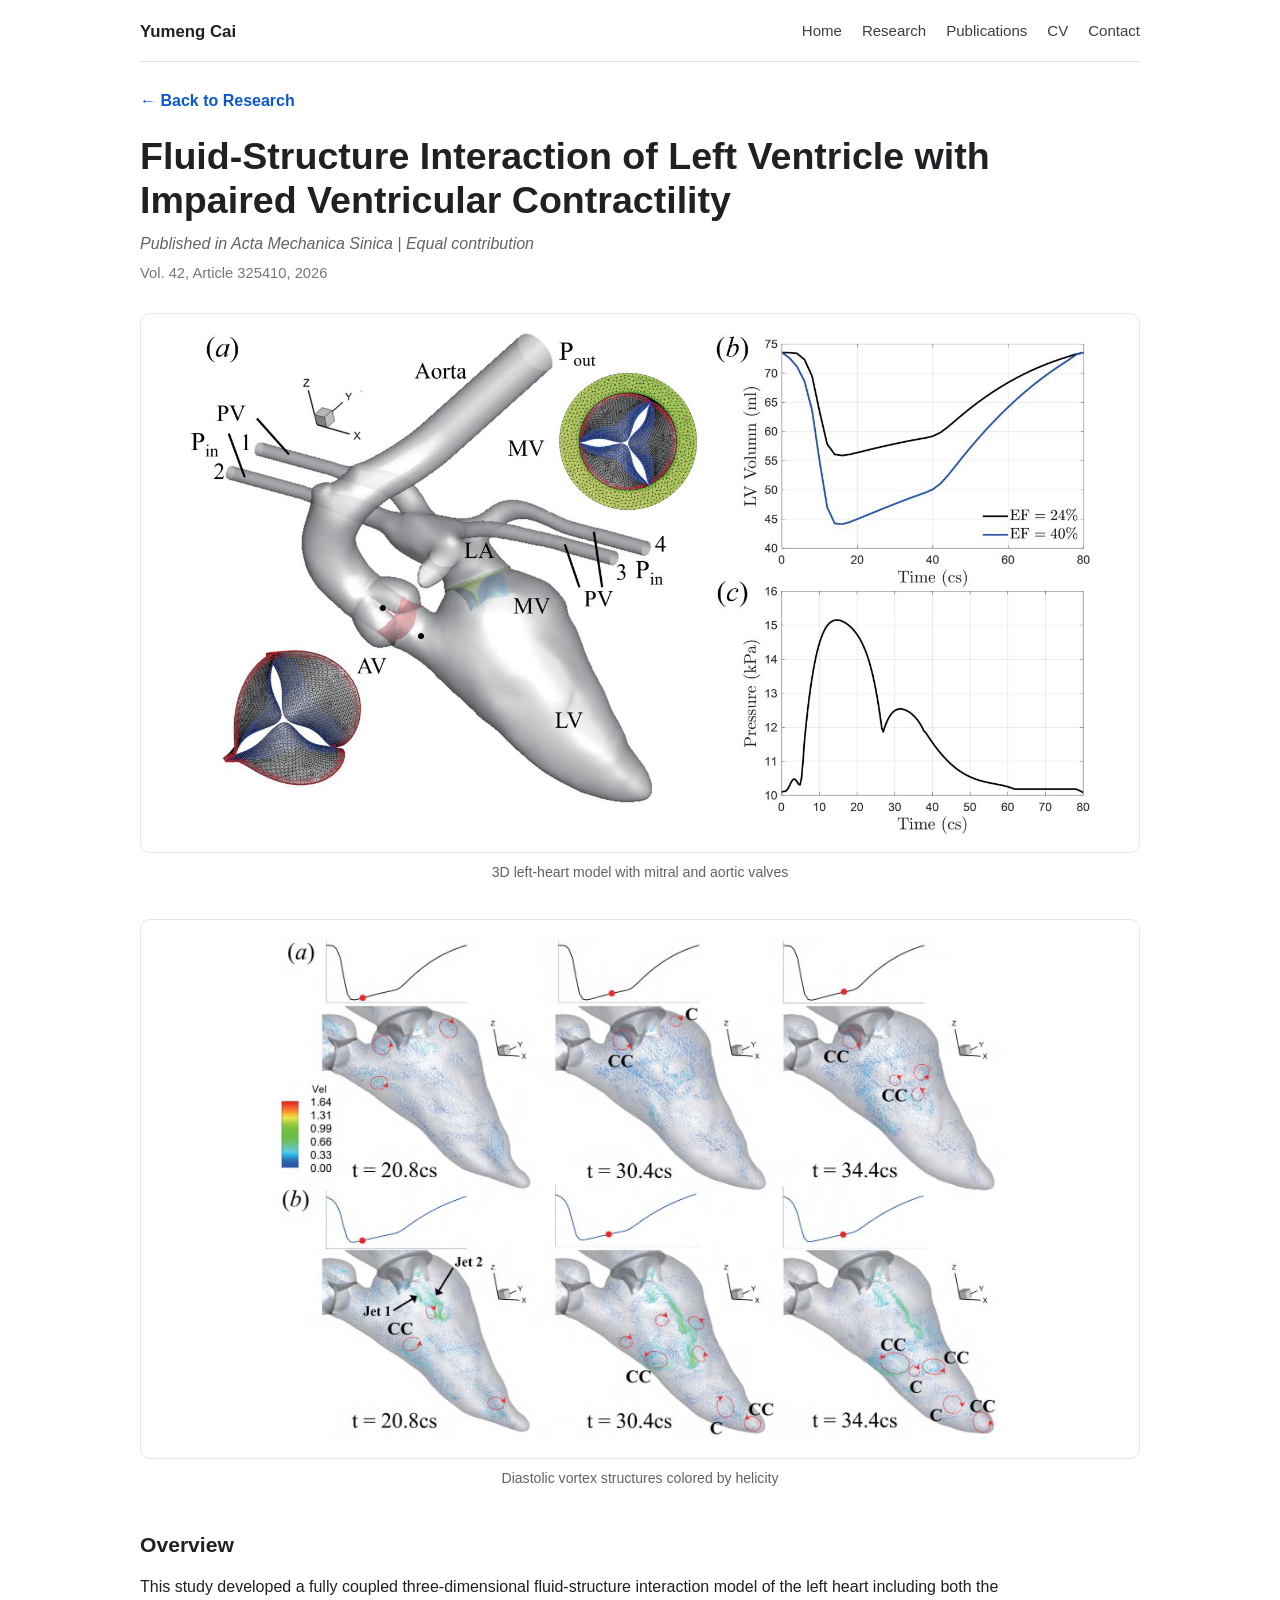
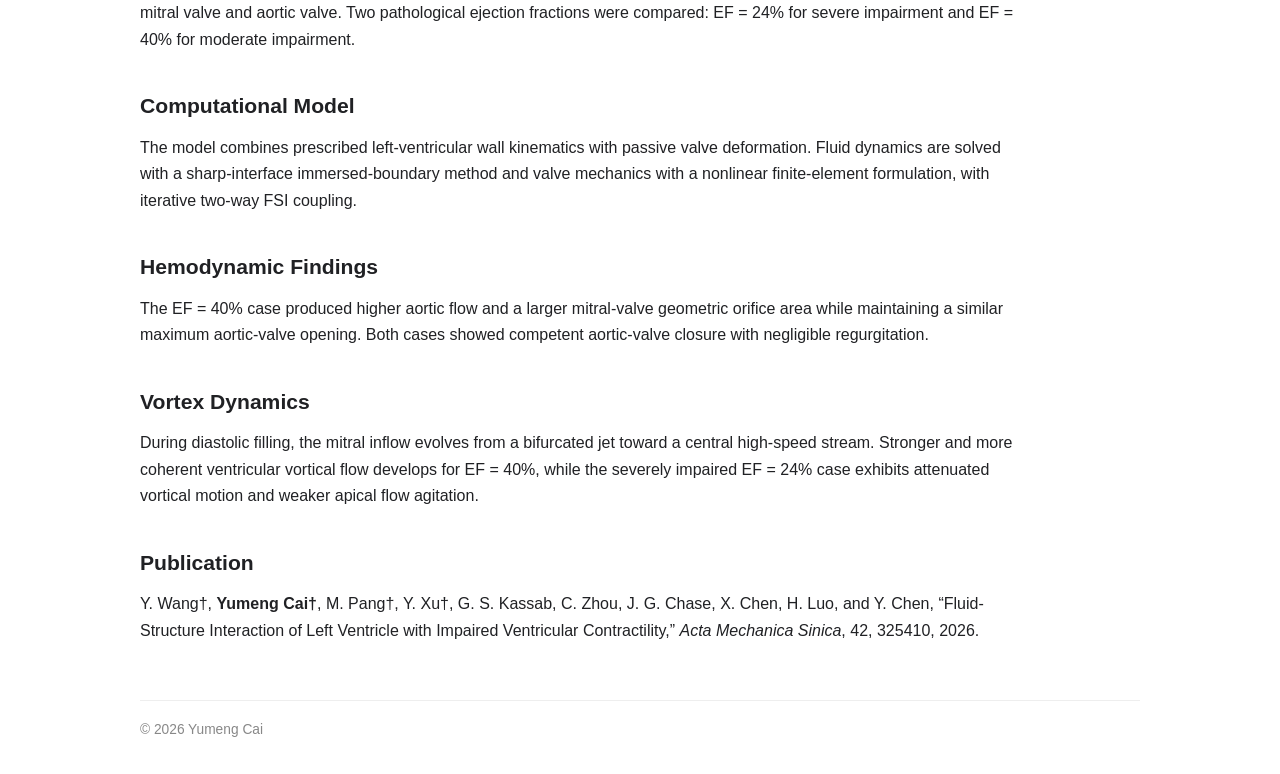
<file: projects/left-ventricle-fsi.html>
<!DOCTYPE html>
<html lang="en">
<head>
  <meta charset="UTF-8">
  <meta name="viewport" content="width=device-width, initial-scale=1.0">
  <title>Fluid-Structure Interaction of Left Ventricle with Impaired Ventricular Contractility | Yumeng Cai</title>
  <link rel="stylesheet" href="../styles.css">
</head>
<body>
<header class="topbar">
  <a class="site-name" href="../index.html">Yumeng Cai</a>
  <nav class="topnav">
    <a href="../index.html">Home</a>
    <a href="../index.html#research">Research</a>
    <a href="../index.html#publications">Publications</a>
    <a href="../Yumeng%20Cai_CV.pdf" target="_blank">CV</a>
    <a href="../index.html#contact">Contact</a>
  </nav>
</header>

<main class="project-page">
  <a class="back-link" href="../index.html#research">← Back to Research</a>
  <header class="project-header">
    <h1>Fluid-Structure Interaction of Left Ventricle with Impaired Ventricular Contractility</h1>
    <div class="project-header-meta">Published in Acta Mechanica Sinica | Equal contribution</div>
    <div class="project-header-date">Vol. 42, Article 325410, 2026</div>
  </header>

  <div class="detail-two large-figures">
    <div class="detail-figure">
      <div class="detail-image-box"><img src="../images/lv_fsi_model.png" alt="Left-heart FSI model"></div>
      <div class="detail-caption">3D left-heart model with mitral and aortic valves</div>
    </div>
    <div class="detail-figure">
      <div class="detail-image-box"><img src="../images/lv_fsi_vortex_dynamics.png" alt="Left ventricular vortex dynamics"></div>
      <div class="detail-caption">Diastolic vortex structures colored by helicity</div>
    </div>
  </div>

  <section class="project-section"><h2>Overview</h2>
    <p>This study developed a fully coupled three-dimensional fluid-structure interaction model of the left heart including both the mitral valve and aortic valve. Two pathological ejection fractions were compared: EF = 24% for severe impairment and EF = 40% for moderate impairment.</p>
  </section>

  <section class="project-section"><h2>Computational Model</h2>
    <p>The model combines prescribed left-ventricular wall kinematics with passive valve deformation. Fluid dynamics are solved with a sharp-interface immersed-boundary method and valve mechanics with a nonlinear finite-element formulation, with iterative two-way FSI coupling.</p>
  </section>

  <section class="project-section"><h2>Hemodynamic Findings</h2>
    <p>The EF = 40% case produced higher aortic flow and a larger mitral-valve geometric orifice area while maintaining a similar maximum aortic-valve opening. Both cases showed competent aortic-valve closure with negligible regurgitation.</p>
  </section>

  <section class="project-section"><h2>Vortex Dynamics</h2>
    <p>During diastolic filling, the mitral inflow evolves from a bifurcated jet toward a central high-speed stream. Stronger and more coherent ventricular vortical flow develops for EF = 40%, while the severely impaired EF = 24% case exhibits attenuated vortical motion and weaker apical flow agitation.</p>
  </section>

  <section class="project-section"><h2>Publication</h2>
    <p>Y. Wang†, <strong>Yumeng Cai†</strong>, M. Pang†, Y. Xu†, G. S. Kassab, C. Zhou, J. G. Chase, X. Chen, H. Luo, and Y. Chen, “Fluid-Structure Interaction of Left Ventricle with Impaired Ventricular Contractility,” <i>Acta Mechanica Sinica</i>, 42, 325410, 2026.</p>
  </section>

</main>
<footer>© 2026 Yumeng Cai</footer>
</body>
</html>
</file>
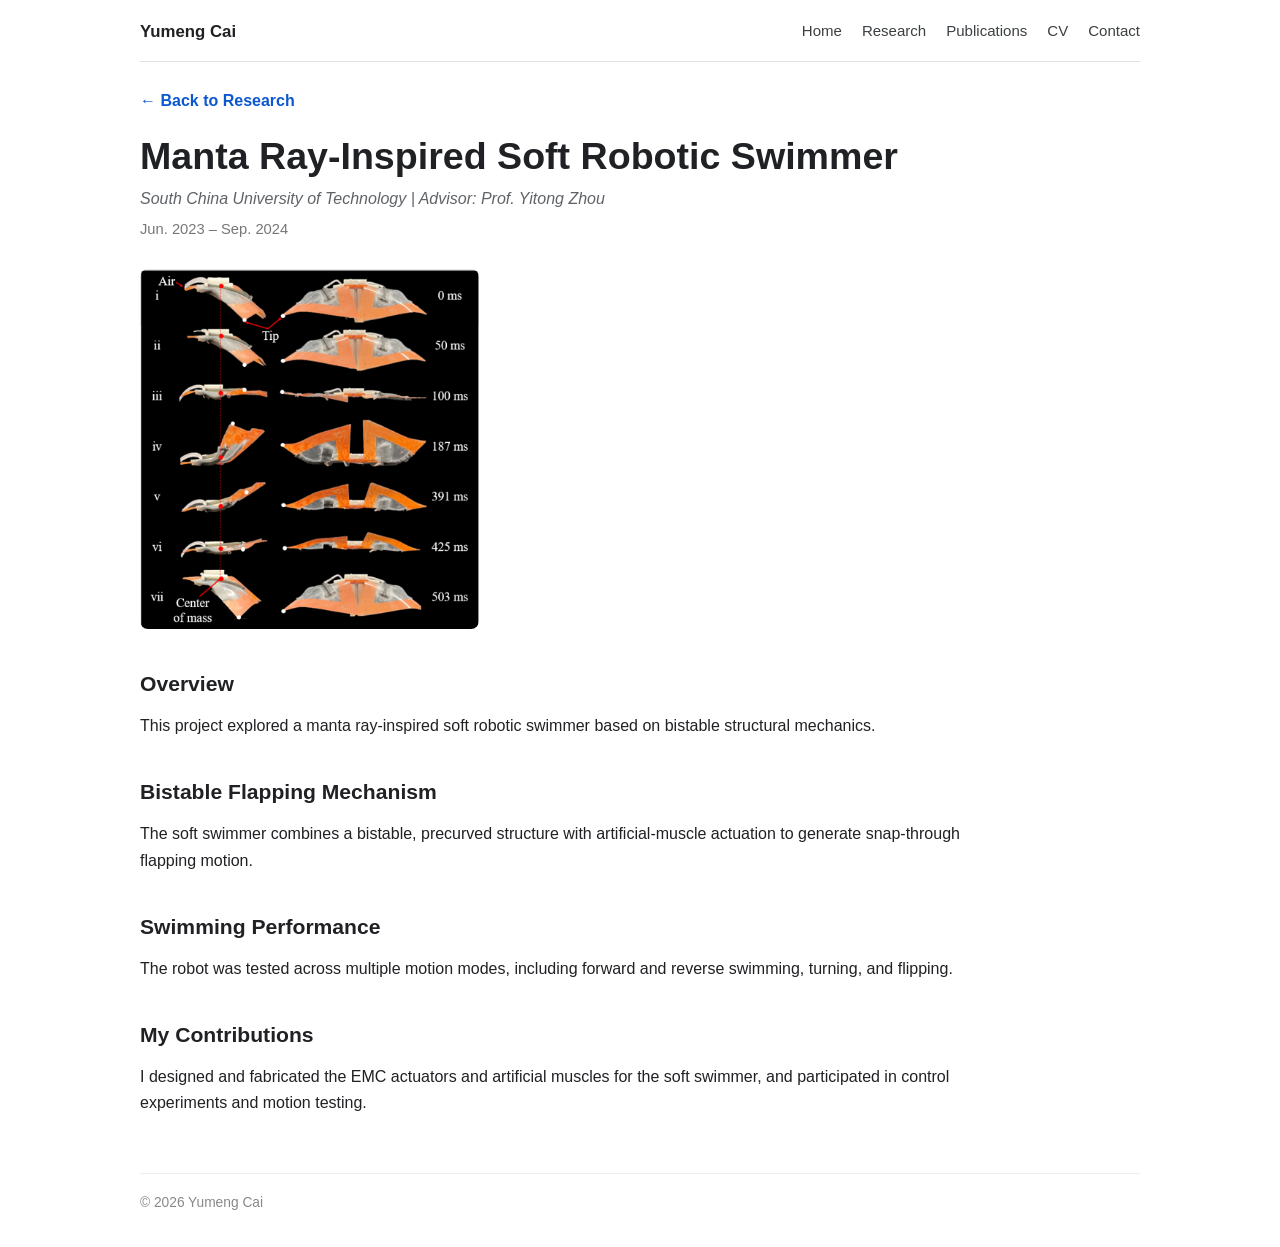
<file: projects/manta-ray.html>
<!DOCTYPE html>

<html lang="en">

<head>

  <meta charset="UTF-8">

  <meta name="viewport" content="width=device-width, initial-scale=1.0">

  <title>
    Manta Ray-Inspired Soft Robotic Swimmer | Yumeng Cai
  </title>

  <link rel="stylesheet" href="../styles.css">

</head>


<body>


  <header class="topbar">

    <a class="site-name" href="../index.html">
      Yumeng Cai
    </a>

    <nav class="topnav">

      <a href="../index.html">Home</a>
      <a href="../index.html#research">Research</a>
      <a href="../index.html#publications">Publications</a>

      <a
        href="../Yumeng%20Cai_CV.pdf"
        target="_blank">
        CV
      </a>

      <a href="../index.html#contact">Contact</a>

    </nav>

  </header>



  <main class="project-page">


    <a
      class="back-link"
      href="../index.html#research">

      ← Back to Research

    </a>



    <header class="project-header">


      <h1>
        Manta Ray-Inspired Soft Robotic Swimmer
      </h1>


      <div class="project-header-meta">

        South China University of Technology |
        Advisor: Prof. Yitong Zhou

      </div>


      <div class="project-header-date">

        Jun. 2023 – Sep. 2024

      </div>


    </header>



    <img
      class="project-hero-image"
      src="../images/manta_ray.png"
      alt="Manta ray-inspired soft robotic swimmer">



    <section class="project-section">


      <h2>
        Overview
      </h2>


      <p>

        This project explored a manta ray-inspired
        soft robotic swimmer based on bistable structural mechanics.

      </p>


    </section>





    <section class="project-section">


      <h2>
        Bistable Flapping Mechanism
      </h2>


      <p>

        The soft swimmer combines a bistable, precurved structure with artificial-muscle actuation to generate snap-through flapping motion.

      </p>


    </section>



    <section class="project-section">


      <h2>
        Swimming Performance
      </h2>


      <p>

        The robot was tested across multiple motion modes, including forward and reverse swimming, turning, and flipping.

      </p>


    </section>

    <section class="project-section">
      <h2>My Contributions</h2>
      <p>I designed and fabricated the EMC actuators and artificial muscles for the soft swimmer, and participated in control experiments and motion testing.</p>
    </section>
  </main>



  <footer>

    © 2026 Yumeng Cai

  </footer>


</body>

</html>
</file>
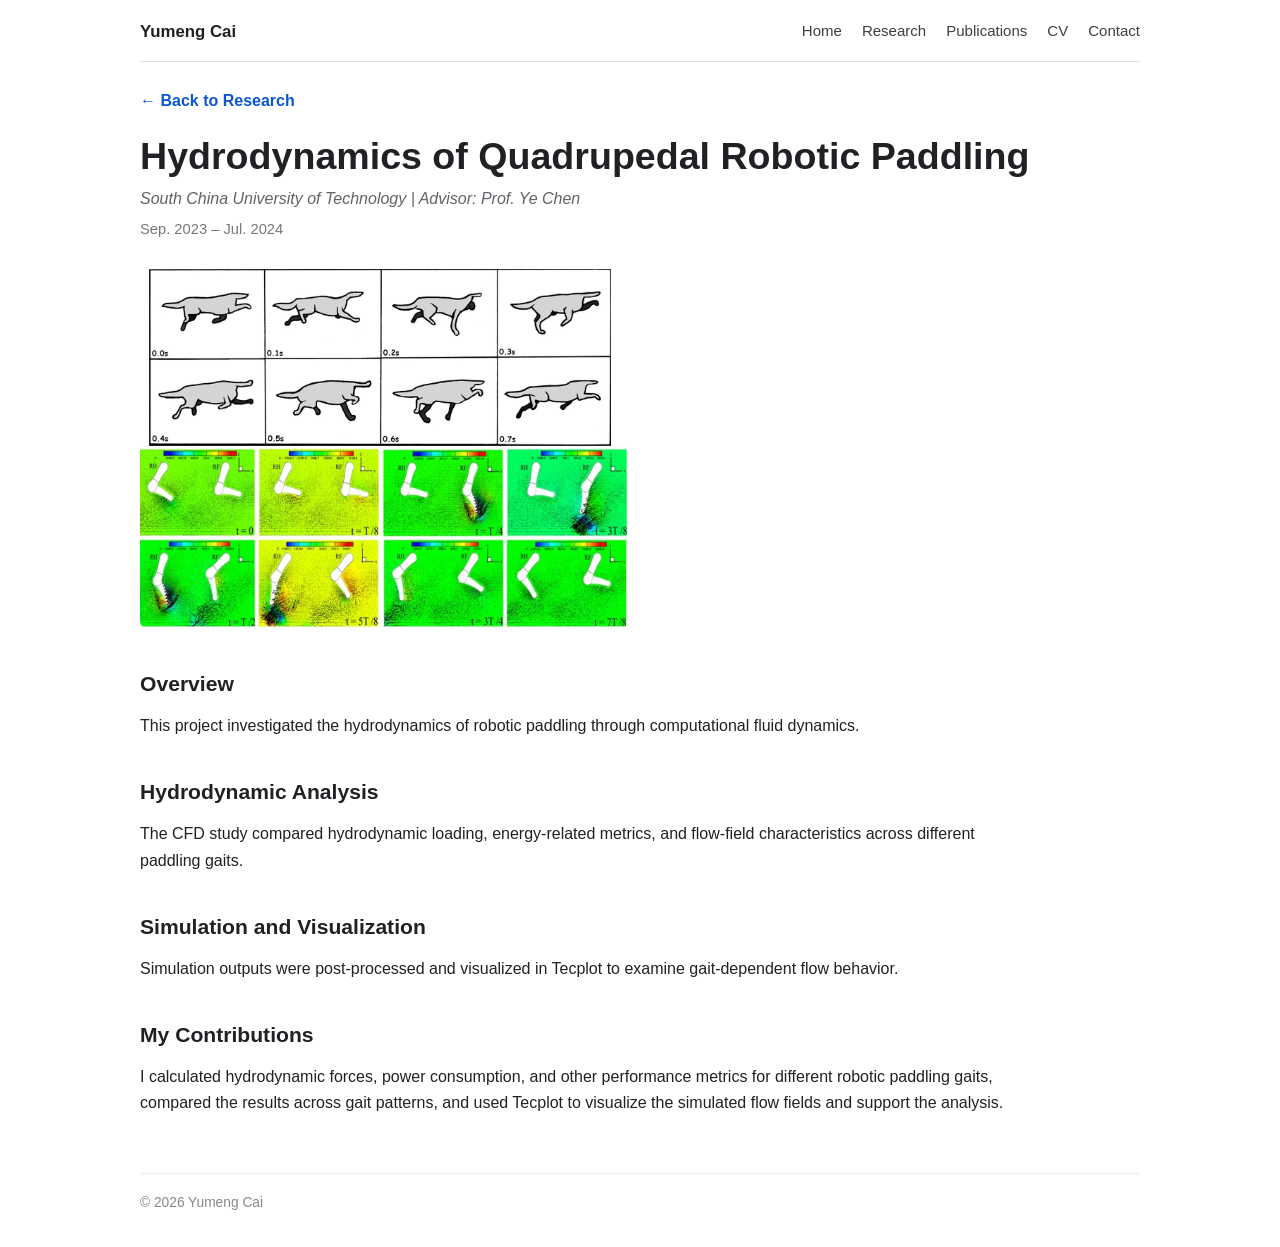
<file: projects/quadrupedal.html>
<!DOCTYPE html>

<html lang="en">

<head>

  <meta charset="UTF-8">

  <meta name="viewport" content="width=device-width, initial-scale=1.0">

  <title>
    Hydrodynamics of Quadrupedal Robotic Paddling | Yumeng Cai
  </title>

  <link rel="stylesheet" href="../styles.css">

</head>


<body>


  <header class="topbar">

    <a class="site-name" href="../index.html">
      Yumeng Cai
    </a>

    <nav class="topnav">

      <a href="../index.html">Home</a>
      <a href="../index.html#research">Research</a>
      <a href="../index.html#publications">Publications</a>

      <a
        href="../Yumeng%20Cai_CV.pdf"
        target="_blank">
        CV
      </a>

      <a href="../index.html#contact">Contact</a>

    </nav>

  </header>



  <main class="project-page">


    <a
      class="back-link"
      href="../index.html#research">

      ← Back to Research

    </a>



    <header class="project-header">


      <h1>
        Hydrodynamics of Quadrupedal Robotic Paddling
      </h1>


      <div class="project-header-meta">

        South China University of Technology |
        Advisor: Prof. Ye Chen

      </div>


      <div class="project-header-date">

        Sep. 2023 – Jul. 2024

      </div>


    </header>



    <img
      class="project-hero-image"
      src="../images/quadrupedal_paddling.jpg"
      alt="Quadrupedal robotic paddling">



    <section class="project-section">


      <h2>
        Overview
      </h2>


      <p>

        This project investigated the hydrodynamics
        of robotic paddling through computational fluid dynamics.

      </p>


    </section>





    <section class="project-section">


      <h2>
        Hydrodynamic Analysis
      </h2>


      <p>

        The CFD study compared hydrodynamic loading, energy-related metrics, and flow-field characteristics across different paddling gaits.

      </p>


    </section>



    <section class="project-section">


      <h2>
        Simulation and Visualization
      </h2>


      <p>

        Simulation outputs were post-processed and visualized in Tecplot to examine gait-dependent flow behavior.

      </p>


    </section>

    <section class="project-section">
      <h2>My Contributions</h2>
      <p>I calculated hydrodynamic forces, power consumption, and other performance metrics for different robotic paddling gaits, compared the results across gait patterns, and used Tecplot to visualize the simulated flow fields and support the analysis.</p>
    </section>
  </main>



  <footer>

    © 2026 Yumeng Cai

  </footer>


</body>

</html>
</file>
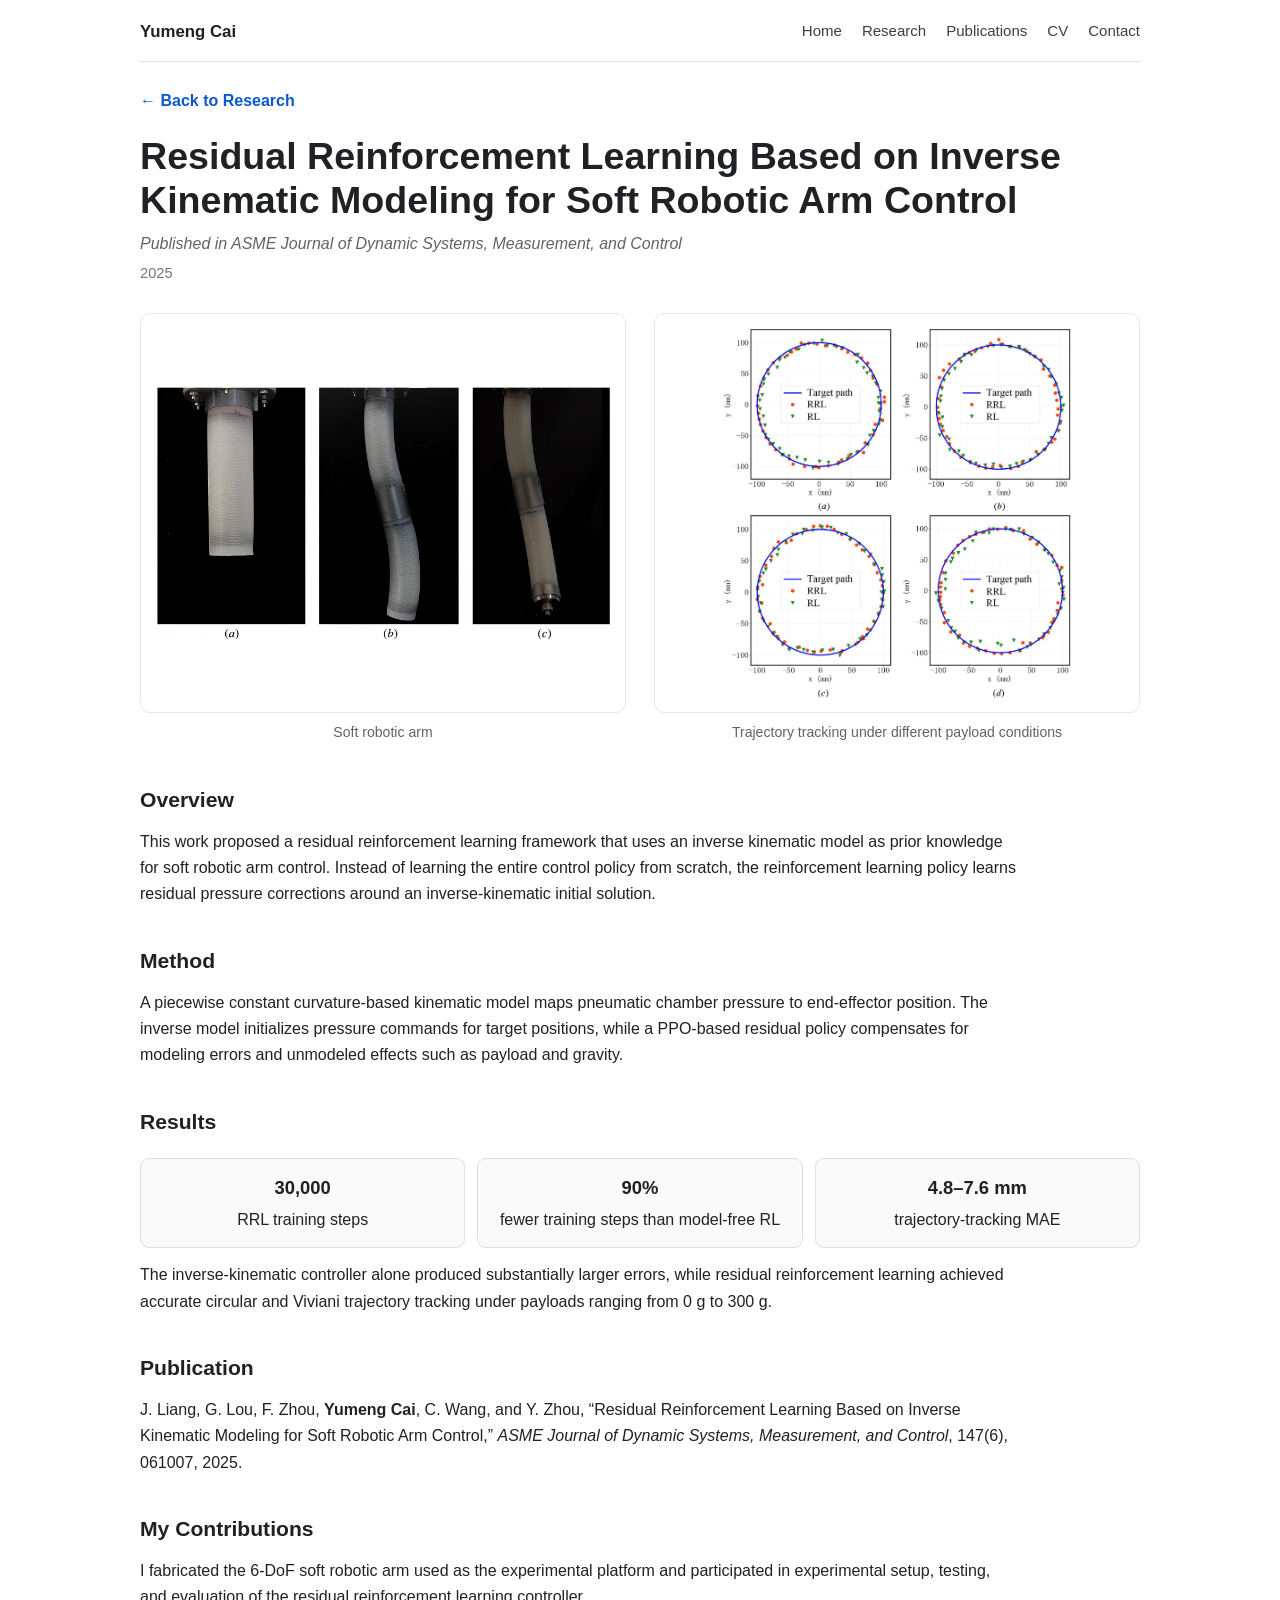
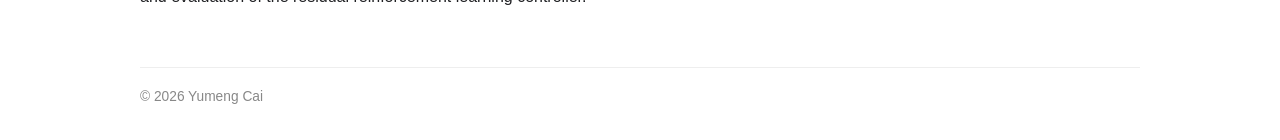
<file: projects/residual-rl-soft-arm.html>
<!DOCTYPE html>

<html lang="en">

<head>
  <meta charset="UTF-8">
  <meta name="viewport" content="width=device-width, initial-scale=1.0">
  <title>Residual Reinforcement Learning for Soft Robotic Arm Control | Yumeng Cai</title>
  <link rel="stylesheet" href="../styles.css">
</head>

<body>

  <main class="project-page">

    <header class="topbar">
      <a class="brand" href="../index.html">Yumeng Cai</a>
      <nav class="topnav">
        <a href="../index.html">Home</a>
        <a href="../index.html#research">Research</a>
        <a href="../index.html#publications">Publications</a>
        <a href="../Yumeng%20Cai_CV.pdf" target="_blank">CV</a>
        <a href="../index.html#contact">Contact</a>
      </nav>
    </header>

    <a class="back" href="../index.html#research">← Back to Research</a>

    <header class="project-header">
      <h1>Residual Reinforcement Learning Based on Inverse Kinematic Modeling for Soft Robotic Arm Control</h1>
      <div class="project-meta">Published in ASME Journal of Dynamic Systems, Measurement, and Control</div>
      <div class="project-date">2025</div>
    </header>

    <div class="figure-grid readable-pair">
      <div class="figure">
        <div class="figure-box">
          <img src="../images/rrl_soft_arm_robot.png" alt="Soft robotic arm">
        </div>
        <div class="caption">Soft robotic arm</div>
      </div>

      <div class="figure">
        <div class="figure-box">
          <img src="../images/rrl_soft_arm_trajectory_tracking.png" alt="Trajectory tracking under different payload conditions">
        </div>
        <div class="caption">Trajectory tracking under different payload conditions</div>
      </div>
    </div>

    <section class="project-section">
      <h2>Overview</h2>
      <p>This work proposed a residual reinforcement learning framework that uses an inverse kinematic model as prior knowledge for soft robotic arm control. Instead of learning the entire control policy from scratch, the reinforcement learning policy learns residual pressure corrections around an inverse-kinematic initial solution.</p>
    </section>



    <section class="project-section">
      <h2>Method</h2>
      <p>A piecewise constant curvature-based kinematic model maps pneumatic chamber pressure to end-effector position. The inverse model initializes pressure commands for target positions, while a PPO-based residual policy compensates for modeling errors and unmodeled effects such as payload and gravity.</p>
    </section>

    <section class="project-section">
      <h2>Results</h2>
      <div class="metrics">
        <div class="metric"><strong>30,000</strong>RRL training steps</div>
        <div class="metric"><strong>90%</strong>fewer training steps than model-free RL</div>
        <div class="metric"><strong>4.8–7.6 mm</strong>trajectory-tracking MAE</div>
      </div>
      <p>The inverse-kinematic controller alone produced substantially larger errors, while residual reinforcement learning achieved accurate circular and Viviani trajectory tracking under payloads ranging from 0 g to 300 g.</p>
    </section>

    <section class="project-section">
      <h2>Publication</h2>
      <p>J. Liang, G. Lou, F. Zhou, <strong>Yumeng Cai</strong>, C. Wang, and Y. Zhou, “Residual Reinforcement Learning Based on Inverse Kinematic Modeling for Soft Robotic Arm Control,” <i>ASME Journal of Dynamic Systems, Measurement, and Control</i>, 147(6), 061007, 2025.</p>
    </section>

    <section class="project-section">
      <h2>My Contributions</h2>
      <p>I fabricated the 6-DoF soft robotic arm used as the experimental platform and participated in experimental setup, testing, and evaluation of the residual reinforcement learning controller.</p>
    </section>

    <footer>© 2026 Yumeng Cai</footer>


  </main>

</body>
</html>
</file>
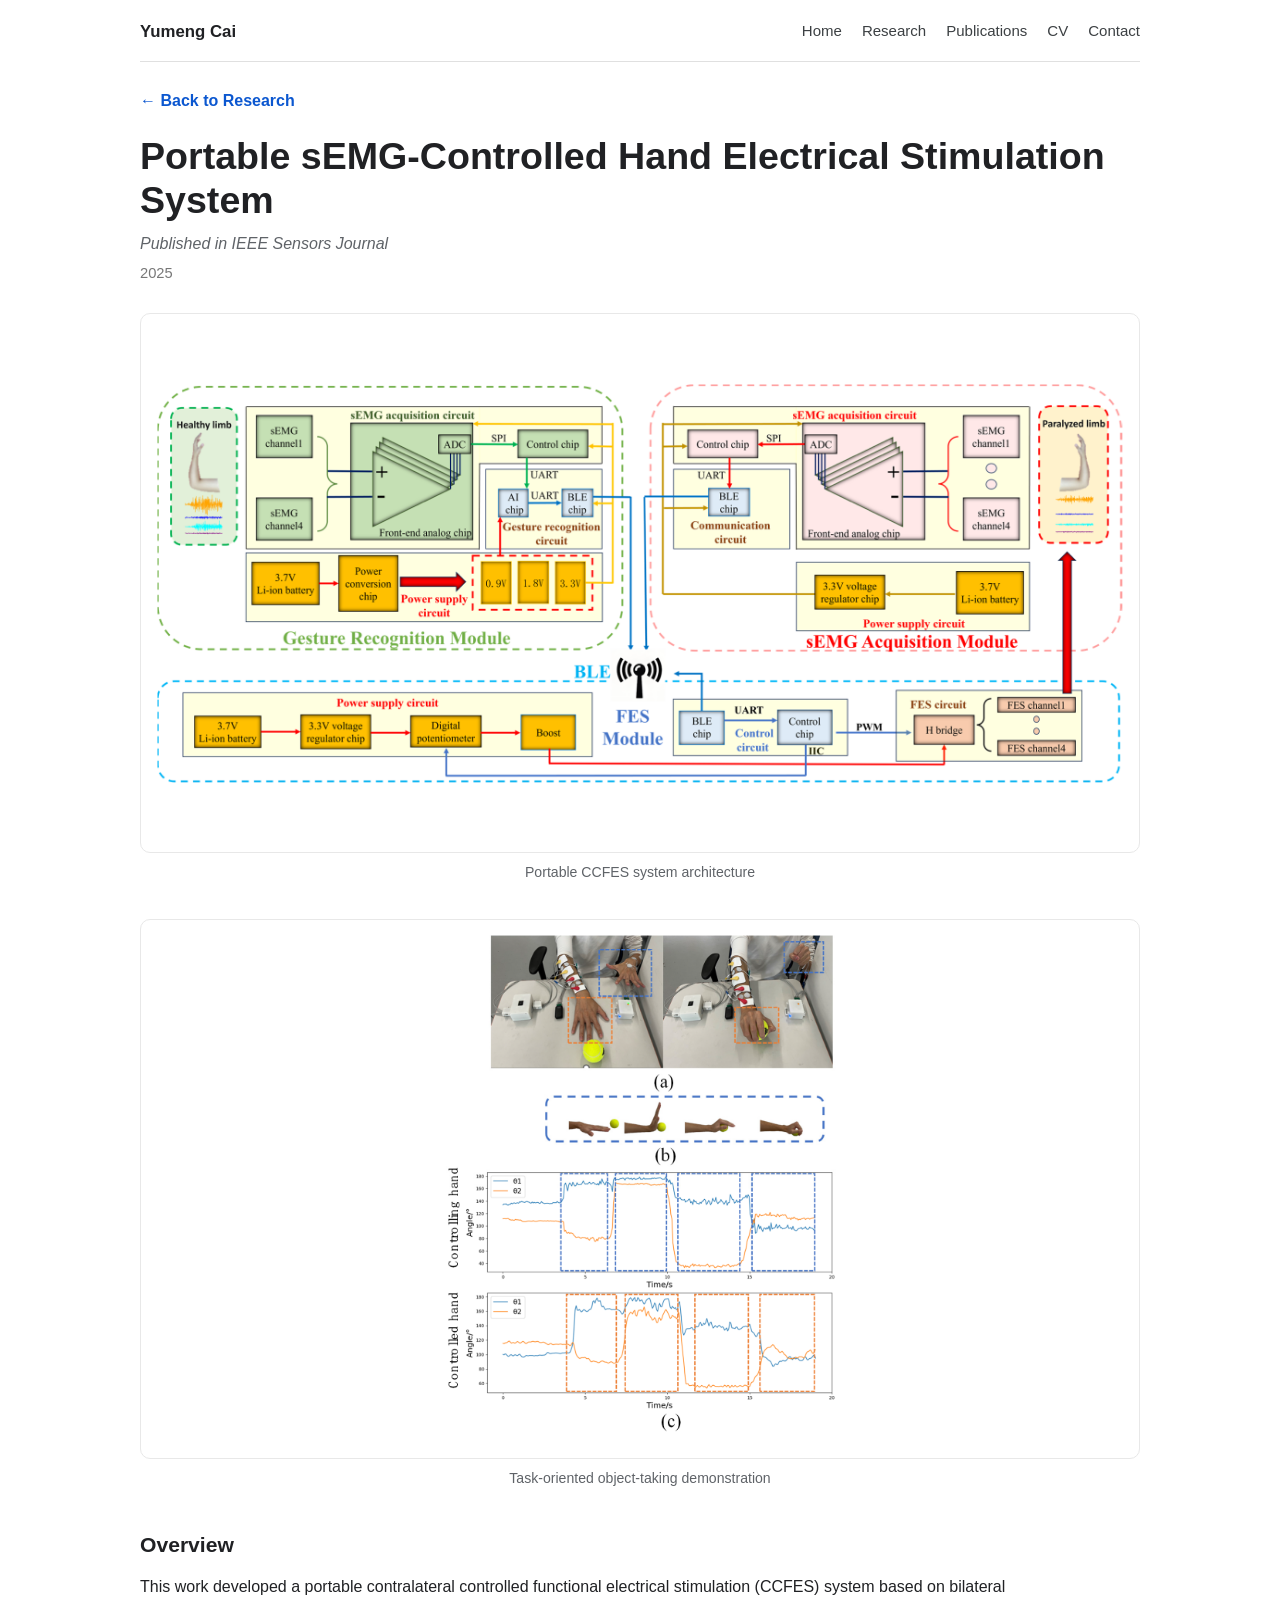
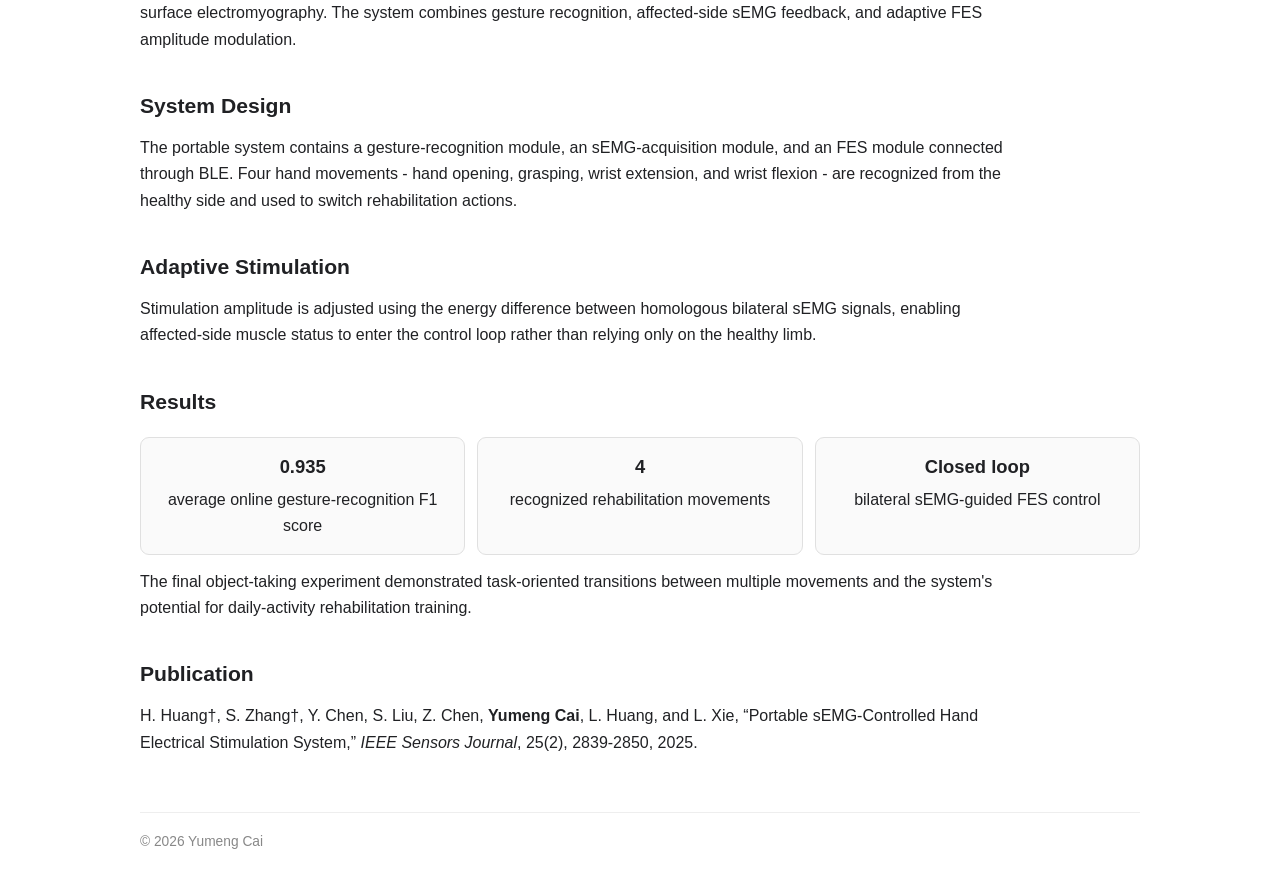
<file: projects/semg-fes.html>
<!DOCTYPE html>
<html lang="en">
<head>
  <meta charset="UTF-8">
  <meta name="viewport" content="width=device-width, initial-scale=1.0">
  <title>Portable sEMG-Controlled Hand Electrical Stimulation System | Yumeng Cai</title>
  <link rel="stylesheet" href="../styles.css">
</head>
<body>
<header class="topbar">
  <a class="site-name" href="../index.html">Yumeng Cai</a>
  <nav class="topnav">
    <a href="../index.html">Home</a>
    <a href="../index.html#research">Research</a>
    <a href="../index.html#publications">Publications</a>
    <a href="../Yumeng%20Cai_CV.pdf" target="_blank">CV</a>
    <a href="../index.html#contact">Contact</a>
  </nav>
</header>

<main class="project-page">
  <a class="back-link" href="../index.html#research">← Back to Research</a>
  <header class="project-header">
    <h1>Portable sEMG-Controlled Hand Electrical Stimulation System</h1>
    <div class="project-header-meta">Published in IEEE Sensors Journal</div>
    <div class="project-header-date">2025</div>
  </header>

  <div class="detail-two large-figures">
    <div class="detail-figure">
      <div class="detail-image-box"><img src="../images/semg_fes_system_architecture.png" alt="sEMG FES system architecture"></div>
      <div class="detail-caption">Portable CCFES system architecture</div>
    </div>
    <div class="detail-figure">
      <div class="detail-image-box"><img src="../images/semg_fes_adl_result.png" alt="Object-taking experiment"></div>
      <div class="detail-caption">Task-oriented object-taking demonstration</div>
    </div>
  </div>

  <section class="project-section"><h2>Overview</h2>
    <p>This work developed a portable contralateral controlled functional electrical stimulation (CCFES) system based on bilateral surface electromyography. The system combines gesture recognition, affected-side sEMG feedback, and adaptive FES amplitude modulation.</p>
  </section>

  <section class="project-section"><h2>System Design</h2>
    <p>The portable system contains a gesture-recognition module, an sEMG-acquisition module, and an FES module connected through BLE. Four hand movements - hand opening, grasping, wrist extension, and wrist flexion - are recognized from the healthy side and used to switch rehabilitation actions.</p>
  </section>

  <section class="project-section"><h2>Adaptive Stimulation</h2>
    <p>Stimulation amplitude is adjusted using the energy difference between homologous bilateral sEMG signals, enabling affected-side muscle status to enter the control loop rather than relying only on the healthy limb.</p>
  </section>

  <section class="project-section"><h2>Results</h2>
    <div class="result-highlight">
      <div class="metric"><strong>0.935</strong>average online gesture-recognition F1 score</div>
      <div class="metric"><strong>4</strong>recognized rehabilitation movements</div>
      <div class="metric"><strong>Closed loop</strong>bilateral sEMG-guided FES control</div>
    </div>
    <p>The final object-taking experiment demonstrated task-oriented transitions between multiple movements and the system's potential for daily-activity rehabilitation training.</p>
  </section>

  <section class="project-section"><h2>Publication</h2>
    <p>H. Huang†, S. Zhang†, Y. Chen, S. Liu, Z. Chen, <strong>Yumeng Cai</strong>, L. Huang, and L. Xie, “Portable sEMG-Controlled Hand Electrical Stimulation System,” <i>IEEE Sensors Journal</i>, 25(2), 2839-2850, 2025.</p>
  </section>

</main>
<footer>© 2026 Yumeng Cai</footer>
</body>
</html>
</file>
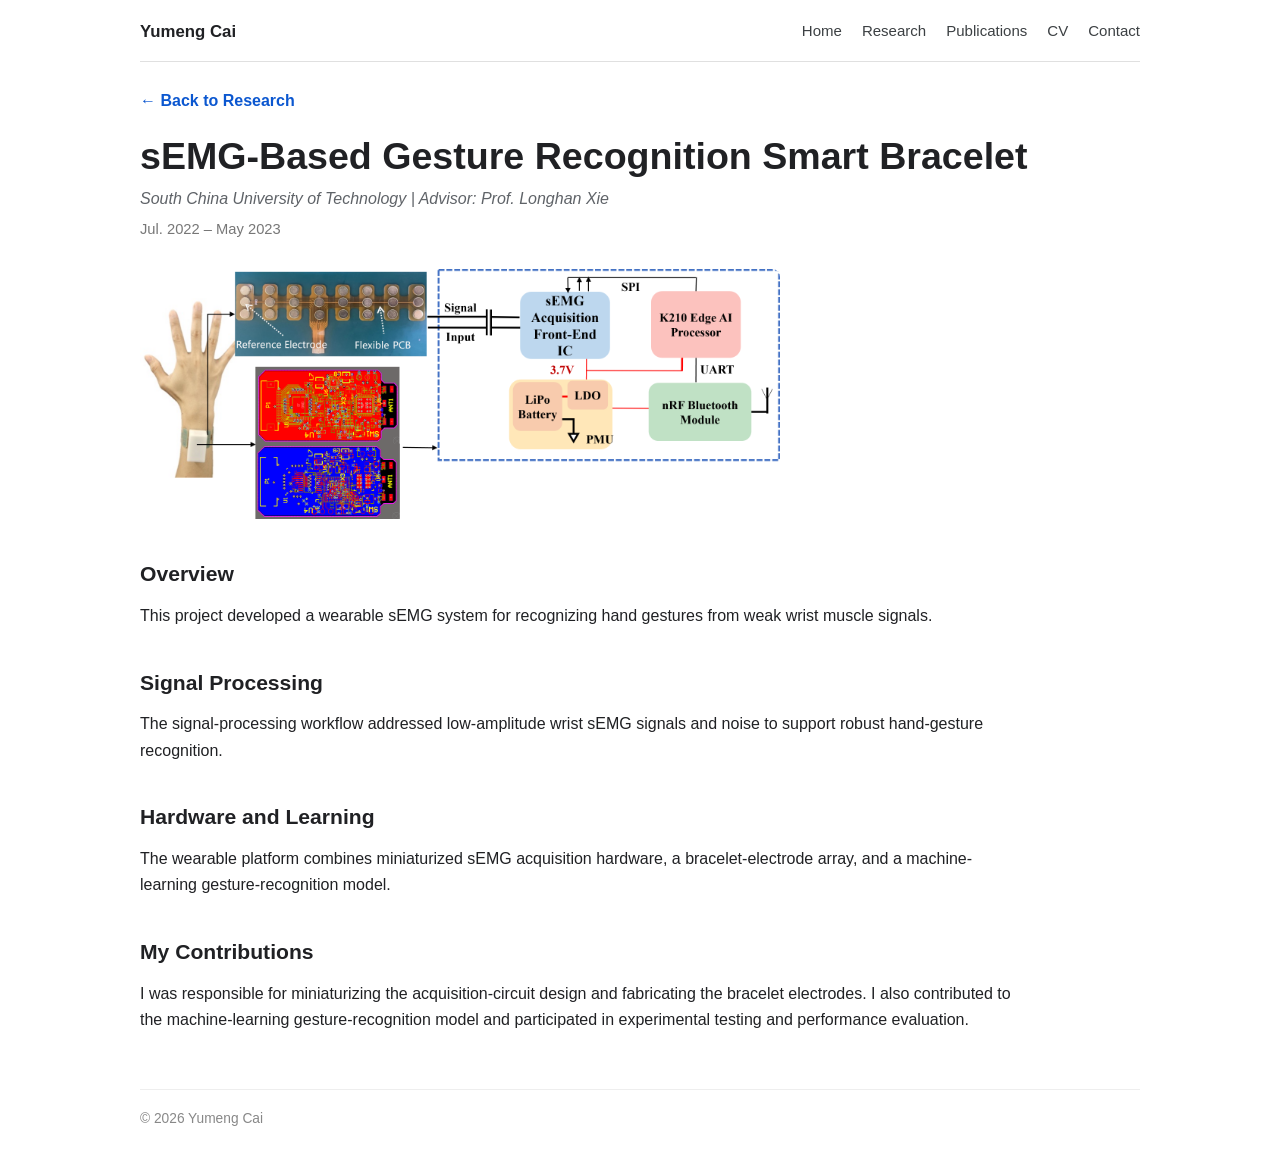
<file: projects/semg.html>
<!DOCTYPE html>

<html lang="en">

<head>

  <meta charset="UTF-8">

  <meta name="viewport" content="width=device-width, initial-scale=1.0">

  <title>
    sEMG Gesture Recognition Smart Bracelet | Yumeng Cai
  </title>

  <link rel="stylesheet" href="../styles.css">

</head>


<body>


  <header class="topbar">

    <a class="site-name" href="../index.html">
      Yumeng Cai
    </a>

    <nav class="topnav">

      <a href="../index.html">Home</a>
      <a href="../index.html#research">Research</a>
      <a href="../index.html#publications">Publications</a>

      <a
        href="../Yumeng%20Cai_CV.pdf"
        target="_blank">
        CV
      </a>

      <a href="../index.html#contact">Contact</a>

    </nav>

  </header>



  <main class="project-page">


    <a
      class="back-link"
      href="../index.html#research">

      ← Back to Research

    </a>



    <header class="project-header">


      <h1>
        sEMG-Based Gesture Recognition Smart Bracelet
      </h1>


      <div class="project-header-meta">

        South China University of Technology |
        Advisor: Prof. Longhan Xie

      </div>


      <div class="project-header-date">

        Jul. 2022 – May 2023

      </div>


    </header>



    <img
      class="project-hero-image"
      src="../images/sEMG.png"
      alt="sEMG gesture recognition smart bracelet">



    <section class="project-section">


      <h2>
        Overview
      </h2>


      <p>

        This project developed a wearable sEMG system
        for recognizing hand gestures from weak
        wrist muscle signals.

      </p>


    </section>





    <section class="project-section">


      <h2>
        Signal Processing
      </h2>


      <p>

        The signal-processing workflow addressed low-amplitude wrist sEMG signals and noise to support robust hand-gesture recognition.

      </p>


    </section>



    <section class="project-section">


      <h2>
        Hardware and Learning
      </h2>


      <p>

        The wearable platform combines miniaturized sEMG acquisition hardware, a bracelet-electrode array, and a machine-learning gesture-recognition model.

      </p>


    </section>

    <section class="project-section">
      <h2>My Contributions</h2>
      <p>I was responsible for miniaturizing the acquisition-circuit design and fabricating the bracelet electrodes. I also contributed to the machine-learning gesture-recognition model and participated in experimental testing and performance evaluation.</p>
    </section>
  </main>



  <footer>

    © 2026 Yumeng Cai

  </footer>


</body>

</html>
</file>
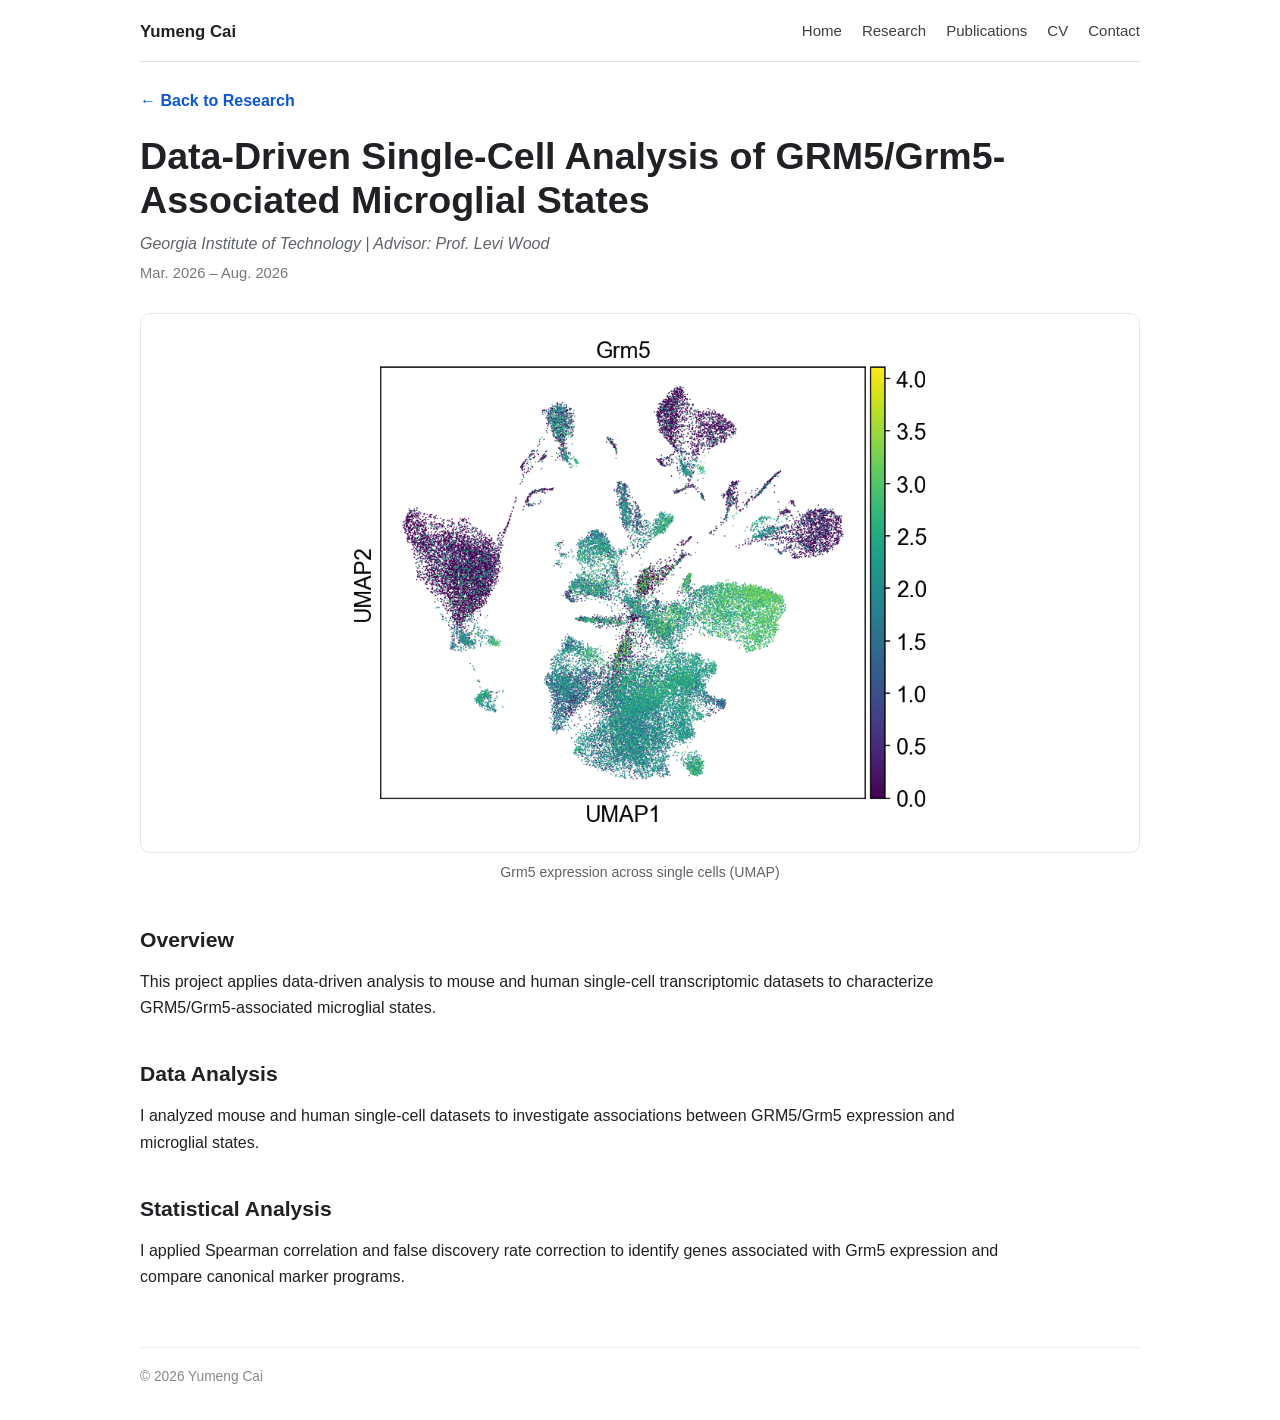
<file: projects/single-cell.html>
<!DOCTYPE html>

<html lang="en">

<head>

  <meta charset="UTF-8">

  <meta name="viewport" content="width=device-width, initial-scale=1.0">

  <title>
    Single-Cell Analysis | Yumeng Cai
  </title>

  <link rel="stylesheet" href="../styles.css">

</head>


<body>


  <header class="topbar">

    <a class="site-name" href="../index.html">
      Yumeng Cai
    </a>

    <nav class="topnav">

      <a href="../index.html">Home</a>
      <a href="../index.html#research">Research</a>
      <a href="../index.html#publications">Publications</a>

      <a
        href="../Yumeng%20Cai_CV.pdf"
        target="_blank">
        CV
      </a>

      <a href="../index.html#contact">Contact</a>

    </nav>

  </header>



  <main class="project-page">


    <a
      class="back-link"
      href="../index.html#research">

      ← Back to Research

    </a>



    <header class="project-header">


      <h1>

        Data-Driven Single-Cell Analysis of
        GRM5/Grm5-Associated Microglial States

      </h1>


      <div class="project-header-meta">

        Georgia Institute of Technology |
        Advisor: Prof. Levi Wood

      </div>


      <div class="project-header-date">

        Mar. 2026 – Aug. 2026

      </div>


    </header>


    <div class="figure-grid large-figures">
      <div class="figure">
        <div class="figure-box">
          <img src="../images/FIG2_UMAP_Grm5_all_cells.png" alt="UMAP visualization of Grm5 expression across single cells">
        </div>
        <div class="caption">Grm5 expression across single cells (UMAP)</div>
      </div>
    </div>



    <section class="project-section">


      <h2>
        Overview
      </h2>


      <p>

        This project applies data-driven analysis
        to mouse and human single-cell transcriptomic datasets
        to characterize GRM5/Grm5-associated microglial states.

      </p>


    </section>



    <section class="project-section">


      <h2>
        Data Analysis
      </h2>


      <p>

        I analyzed mouse and human single-cell datasets
        to investigate associations between
        GRM5/Grm5 expression and microglial states.

      </p>


    </section>



    <section class="project-section">


      <h2>
        Statistical Analysis
      </h2>


      <p>

        I applied Spearman correlation
        and false discovery rate correction
        to identify genes associated with Grm5 expression
        and compare canonical marker programs.

      </p>


    </section>


  </main>



  <footer>

    © 2026 Yumeng Cai

  </footer>


</body>

</html>
</file>
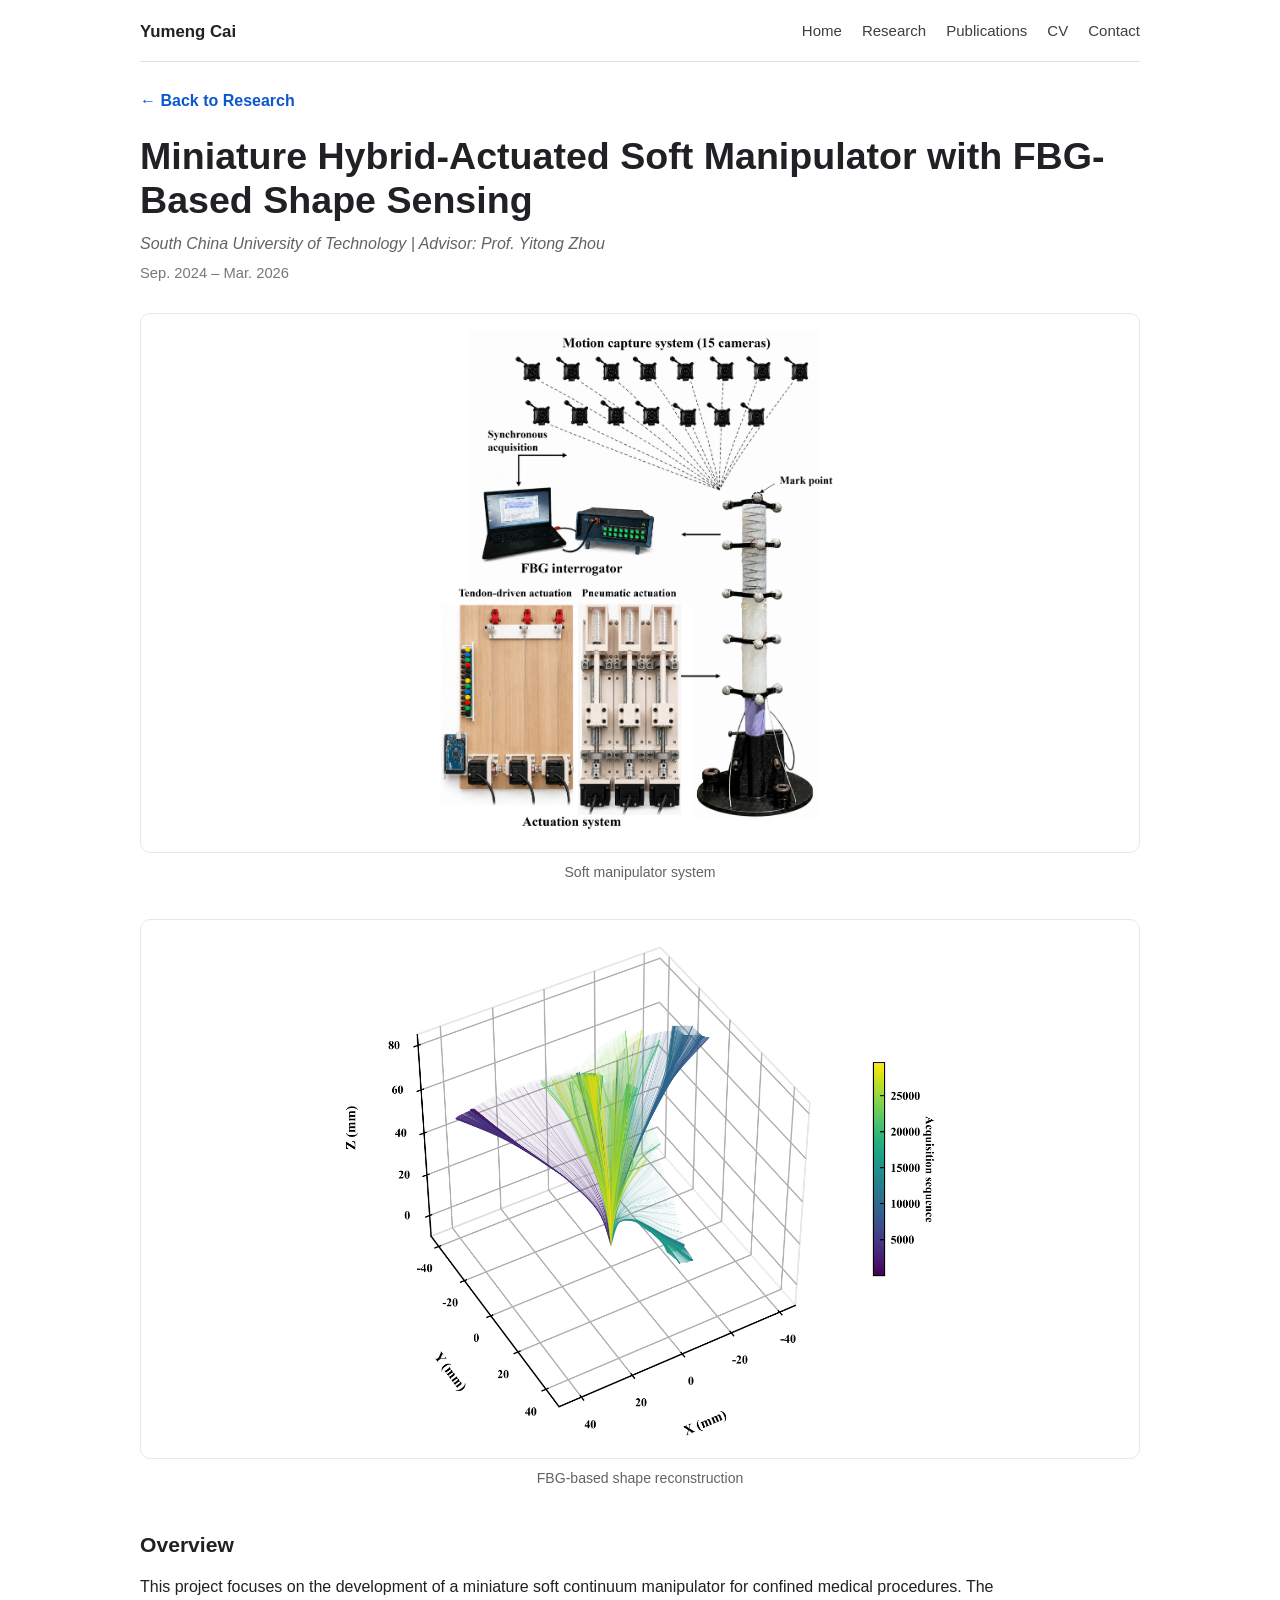
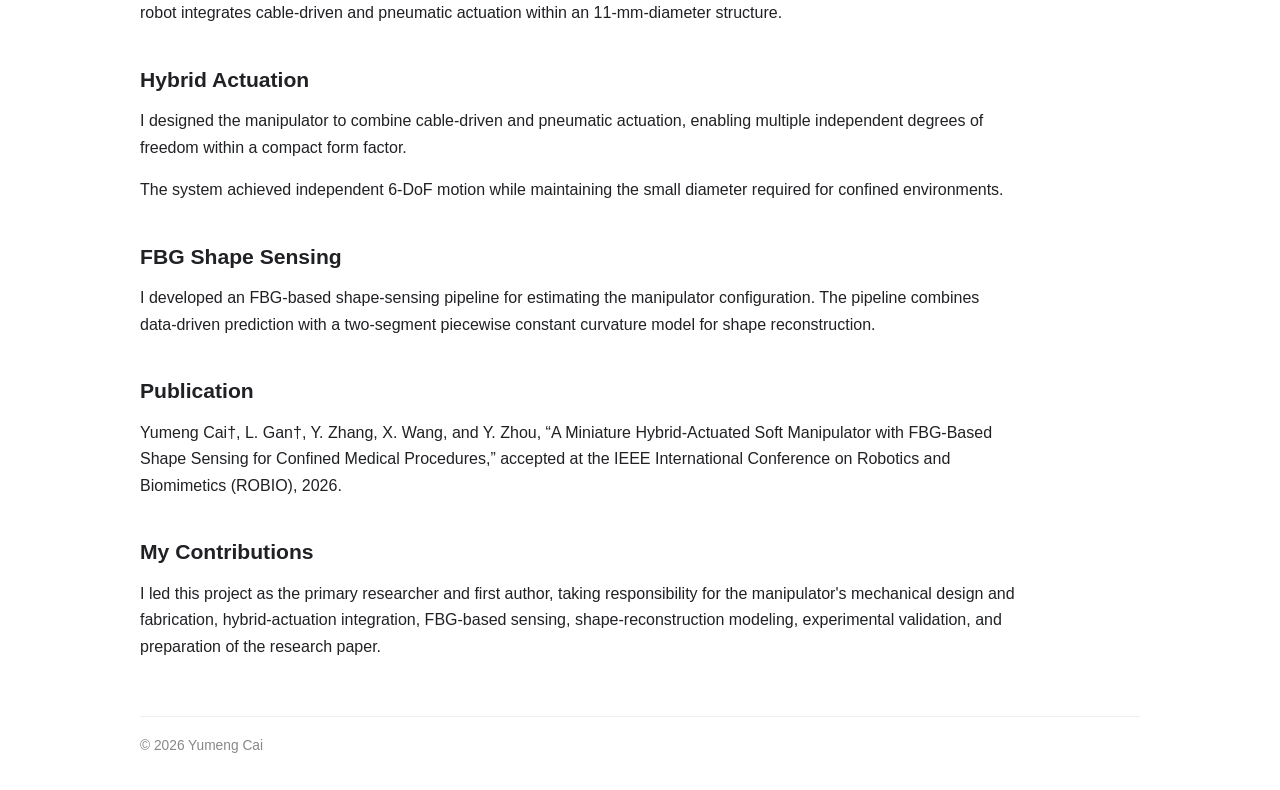
<file: projects/soft-manipulator.html>
<!DOCTYPE html>

<html lang="en">

<head>

  <meta charset="UTF-8">

  <meta name="viewport" content="width=device-width, initial-scale=1.0">

  <title>
    Miniature Soft Manipulator | Yumeng Cai
  </title>

  <link rel="stylesheet" href="../styles.css">

</head>

<body>

  <header class="topbar">
    <a class="site-name" href="../index.html">Yumeng Cai</a>
    <nav class="topnav">
      <a href="../index.html">Home</a>
      <a href="../index.html#research">Research</a>
      <a href="../index.html#publications">Publications</a>
      <a href="../Yumeng%20Cai_CV.pdf" target="_blank">CV</a>
      <a href="../index.html#contact">Contact</a>
    </nav>
  </header>

  <main class="project-page">

    <a class="back-link" href="../index.html#research">← Back to Research</a>

    <header class="project-header">
      <h1>Miniature Hybrid-Actuated Soft Manipulator with FBG-Based Shape Sensing</h1>
      <div class="project-header-meta">South China University of Technology | Advisor: Prof. Yitong Zhou</div>
      <div class="project-header-date">Sep. 2024 – Mar. 2026</div>
    </header>

    <div class="detail-image-grid large-figures">
      <div class="detail-figure">
        <div class="detail-image-box">
          <img src="../images/Actuation_system.png" alt="Soft manipulator actuation system">
        </div>
        <div class="detail-caption">Soft manipulator system</div>
      </div>

      <div class="detail-figure">
        <div class="detail-image-box">
          <img src="../images/ShapeRecon_workspace.png" alt="FBG-based shape reconstruction">
        </div>
        <div class="detail-caption">FBG-based shape reconstruction</div>
      </div>
    </div>

    <section class="project-section">
      <h2>Overview</h2>
      <p>This project focuses on the development of a miniature soft continuum manipulator for confined medical procedures. The robot integrates cable-driven and pneumatic actuation within an 11-mm-diameter structure.</p>
    </section>



    <section class="project-section">
      <h2>Hybrid Actuation</h2>
      <p>I designed the manipulator to combine cable-driven and pneumatic actuation, enabling multiple independent degrees of freedom within a compact form factor.</p>
      <p>The system achieved independent 6-DoF motion while maintaining the small diameter required for confined environments.</p>
    </section>

    <section class="project-section">
      <h2>FBG Shape Sensing</h2>
      <p>I developed an FBG-based shape-sensing pipeline for estimating the manipulator configuration. The pipeline combines data-driven prediction with a two-segment piecewise constant curvature model for shape reconstruction.</p>
    </section>

    <section class="project-section">
      <h2>Publication</h2>
      <p>Yumeng Cai†, L. Gan†, Y. Zhang, X. Wang, and Y. Zhou, “A Miniature Hybrid-Actuated Soft Manipulator with FBG-Based Shape Sensing for Confined Medical Procedures,” accepted at the IEEE International Conference on Robotics and Biomimetics (ROBIO), 2026.</p>
    </section>

    <section class="project-section">
      <h2>My Contributions</h2>
      <p>I led this project as the primary researcher and first author, taking responsibility for the manipulator's mechanical design and fabrication, hybrid-actuation integration, FBG-based sensing, shape-reconstruction modeling, experimental validation, and preparation of the research paper.</p>
    </section>
  </main>

  <footer>© 2026 Yumeng Cai</footer>

</body>
</html>
</file>
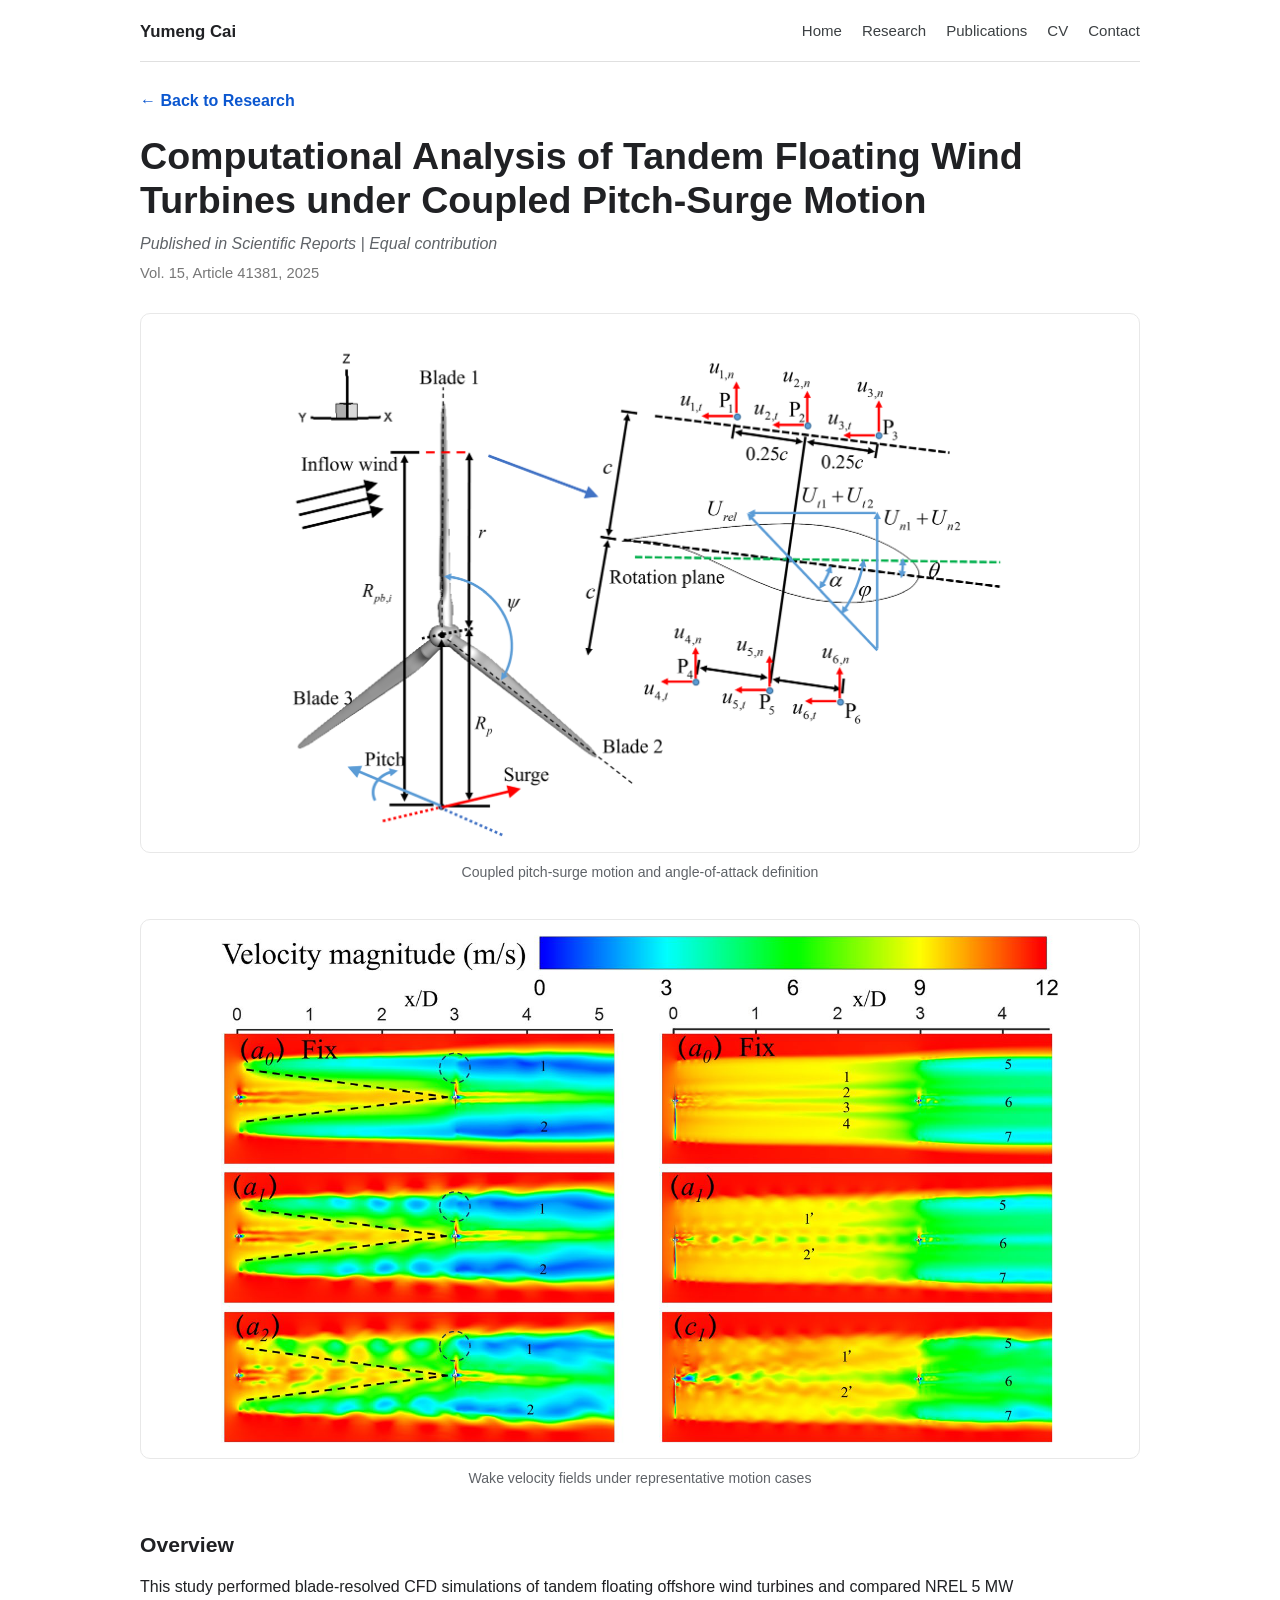
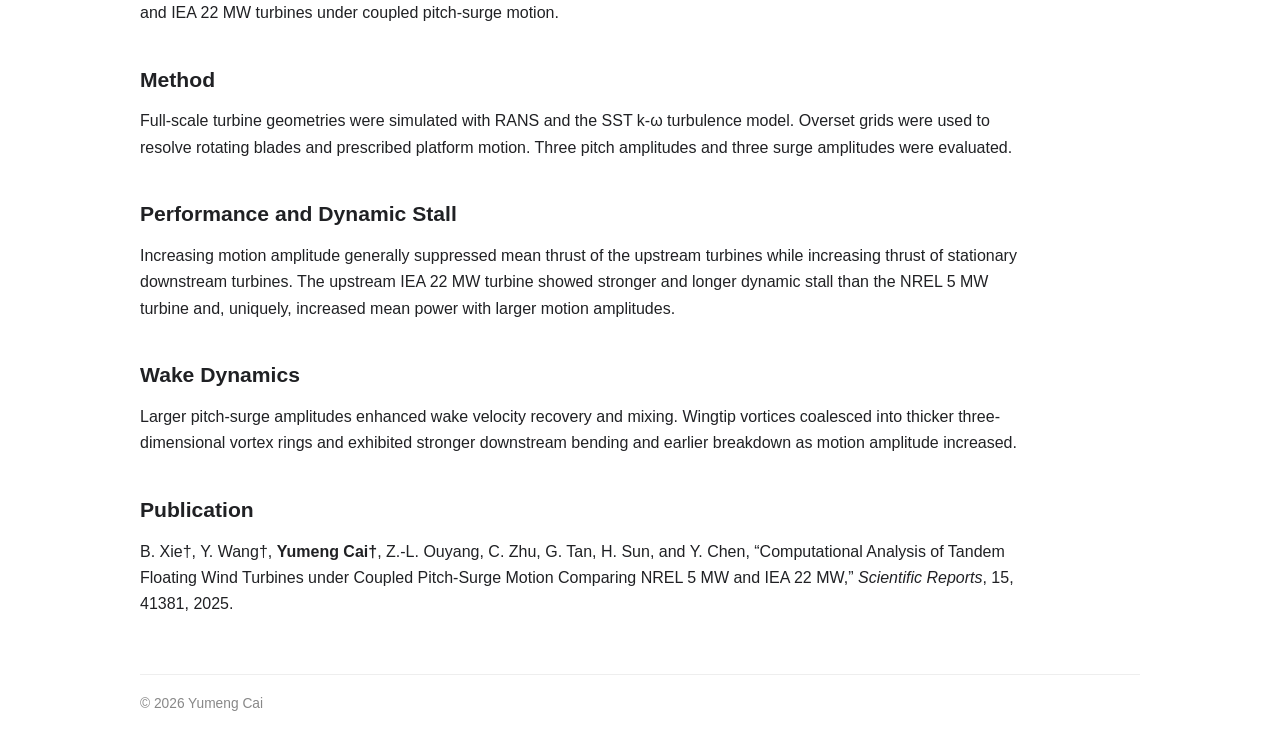
<file: projects/tandem-wind-turbines.html>
<!DOCTYPE html>
<html lang="en">
<head>
  <meta charset="UTF-8">
  <meta name="viewport" content="width=device-width, initial-scale=1.0">
  <title>Computational Analysis of Tandem Floating Wind Turbines under Coupled Pitch-Surge Motion | Yumeng Cai</title>
  <link rel="stylesheet" href="../styles.css">
</head>
<body>
<header class="topbar">
  <a class="site-name" href="../index.html">Yumeng Cai</a>
  <nav class="topnav">
    <a href="../index.html">Home</a>
    <a href="../index.html#research">Research</a>
    <a href="../index.html#publications">Publications</a>
    <a href="../Yumeng%20Cai_CV.pdf" target="_blank">CV</a>
    <a href="../index.html#contact">Contact</a>
  </nav>
</header>

<main class="project-page">
  <a class="back-link" href="../index.html#research">← Back to Research</a>
  <header class="project-header">
    <h1>Computational Analysis of Tandem Floating Wind Turbines under Coupled Pitch-Surge Motion</h1>
    <div class="project-header-meta">Published in Scientific Reports | Equal contribution</div>
    <div class="project-header-date">Vol. 15, Article 41381, 2025</div>
  </header>

  <div class="detail-two large-figures">
    <div class="detail-figure">
      <div class="detail-image-box"><img src="../images/wind_turbines_pitch_surge_schematic.png" alt="Coupled pitch-surge motion"></div>
      <div class="detail-caption">Coupled pitch-surge motion and angle-of-attack definition</div>
    </div>
    <div class="detail-figure">
      <div class="detail-image-box"><img src="../images/wind_turbines_wake_field.png" alt="Wind turbine wake field"></div>
      <div class="detail-caption">Wake velocity fields under representative motion cases</div>
    </div>
  </div>

  <section class="project-section"><h2>Overview</h2>
    <p>This study performed blade-resolved CFD simulations of tandem floating offshore wind turbines and compared NREL 5 MW and IEA 22 MW turbines under coupled pitch-surge motion.</p>
  </section>

  <section class="project-section"><h2>Method</h2>
    <p>Full-scale turbine geometries were simulated with RANS and the SST k-ω turbulence model. Overset grids were used to resolve rotating blades and prescribed platform motion. Three pitch amplitudes and three surge amplitudes were evaluated.</p>
  </section>

  <section class="project-section"><h2>Performance and Dynamic Stall</h2>
    <p>Increasing motion amplitude generally suppressed mean thrust of the upstream turbines while increasing thrust of stationary downstream turbines. The upstream IEA 22 MW turbine showed stronger and longer dynamic stall than the NREL 5 MW turbine and, uniquely, increased mean power with larger motion amplitudes.</p>
  </section>

  <section class="project-section"><h2>Wake Dynamics</h2>
    <p>Larger pitch-surge amplitudes enhanced wake velocity recovery and mixing. Wingtip vortices coalesced into thicker three-dimensional vortex rings and exhibited stronger downstream bending and earlier breakdown as motion amplitude increased.</p>
  </section>

  <section class="project-section"><h2>Publication</h2>
    <p>B. Xie†, Y. Wang†, <strong>Yumeng Cai†</strong>, Z.-L. Ouyang, C. Zhu, G. Tan, H. Sun, and Y. Chen, “Computational Analysis of Tandem Floating Wind Turbines under Coupled Pitch-Surge Motion Comparing NREL 5 MW and IEA 22 MW,” <i>Scientific Reports</i>, 15, 41381, 2025.</p>
  </section>

</main>
<footer>© 2026 Yumeng Cai</footer>
</body>
</html>
</file>
<file: styles.css>
:root {
  --text: #202124;
  --muted: #5f6368;
  --line: #e0e0e0;
  --blue: #0b57d0;
  --panel: #fafafa;
}

* {
  box-sizing: border-box;
}

html {
  scroll-behavior: smooth;
}

body {
  margin: 0;
  font-family: Arial, Helvetica, sans-serif;
  color: var(--text);
  background: #ffffff;
  line-height: 1.65;
}

a {
  color: var(--blue);
  text-decoration: none;
}

a:hover {
  text-decoration: underline;
}

h1,
h2,
h3 {
  margin-top: 0;
  color: var(--text);
}

h1 {
  font-size: 2.35rem;
  line-height: 1.18;
  margin-bottom: 8px;
}

h2 {
  font-size: 1.35rem;
  margin-bottom: 12px;
}

p {
  margin-top: 0;
}

/* =========================================================
   PROJECT PAGE WIDTH
   ========================================================= */

.project-page {
  width: min(1000px, calc(100% - 40px));
  margin: 0 auto;
}

/* =========================================================
   TOP NAVIGATION
   ========================================================= */

.topbar {
  width: min(1000px, calc(100% - 40px));
  margin: 0 auto;
  display: flex;
  justify-content: space-between;
  align-items: center;
  gap: 18px;
  padding: 18px 0 15px;
  border-bottom: 1px solid var(--line);
}

.project-page > .topbar {
  width: 100%;
}

.brand,
.site-name {
  color: var(--text);
  font-size: 1.05rem;
  font-weight: 700;
}

.brand:hover,
.site-name:hover {
  text-decoration: none;
}

.topnav {
  display: flex;
  flex-wrap: wrap;
  gap: 20px;
}

.topnav a {
  color: #3c4043;
  font-size: 0.94rem;
}

/* =========================================================
   BACK LINK + HEADER
   ========================================================= */

.back,
.back-link {
  display: inline-block;
  margin: 26px 0 20px;
  font-weight: 600;
}

.project-header {
  margin-bottom: 26px;
}

.project-meta,
.project-header-meta {
  color: var(--muted);
  font-style: italic;
}

.project-date,
.project-header-date {
  margin-top: 4px;
  color: #777;
  font-size: 0.92rem;
}

/* =========================================================
   STANDARD TWO-IMAGE / MULTI-IMAGE PROJECT LAYOUT
   ========================================================= */

.figure-grid,
.detail-two,
.detail-image-grid {
  display: grid;
  grid-template-columns: repeat(2, minmax(0, 1fr));
  gap: 24px;
  align-items: start;
  margin: 28px 0 38px;
}

.figure,
.detail-figure {
  min-width: 0;
  text-align: center;
}

.figure-grid > .figure:only-child,
.detail-two > .detail-figure:only-child,
.detail-image-grid > .detail-figure:only-child {
  grid-column: 1 / -1;
  width: min(680px, 100%);
  justify-self: center;
}

.figure-box,
.detail-image-box {
  width: 100%;
  height: 340px;
  display: flex;
  align-items: center;
  justify-content: center;
  overflow: hidden;
  padding: 14px;
  background: #ffffff;
  border: 1px solid #e8e8e8;
  border-radius: 10px;
}

.figure-box img,
.detail-image-box img {
  display: block;
  max-width: 100%;
  max-height: 312px;
  width: auto;
  height: auto;
  object-fit: contain;
  margin: 0 auto;
}

.caption,
.detail-caption {
  margin-top: 8px;
  color: var(--muted);
  font-size: 0.88rem;
  text-align: center;
}

/* =========================================================
   LARGE FIGURES
   For diagrams / multi-panel scientific figures that must be
   readable directly on the page without opening or zooming.
   Add class="large-figures" to the figure grid.
   ========================================================= */

.large-figures {
  grid-template-columns: 1fr !important;
  gap: 34px !important;
}

.large-figures > .figure,
.large-figures > .detail-figure,
.large-figures > .figure:only-child,
.large-figures > .detail-figure:only-child {
  width: 100% !important;
  max-width: 100% !important;
  grid-column: 1 / -1 !important;
  justify-self: stretch !important;
}

.large-figures .figure-box,
.large-figures .detail-image-box {
  height: 540px;
  padding: 16px;
}

.large-figures .figure-box img,
.large-figures .detail-image-box img {
  max-height: 508px;
  max-width: 100%;
}

/* Slightly larger while retaining a two-column pair. */
.readable-pair {
  gap: 28px !important;
}

.readable-pair .figure-box,
.readable-pair .detail-image-box {
  height: 400px;
}

.readable-pair .figure-box img,
.readable-pair .detail-image-box img {
  max-height: 372px;
}

/* =========================================================
   SINGLE-IMAGE PROJECTS
   ========================================================= */

.project-hero-image {
  display: block;
  max-width: min(640px, 100%);
  max-height: 360px;
  width: auto;
  height: auto;
  object-fit: contain;
  margin: 28px 0 38px;
  border-radius: 8px;
}

.detail-single {
  margin: 28px 0 38px;
}

.detail-single img {
  display: block;
  max-width: min(640px, 100%);
  max-height: 360px;
  width: auto;
  height: auto;
  object-fit: contain;
}

/* =========================================================
   PROJECT TEXT
   ========================================================= */

.project-section {
  margin-top: 36px;
}

.project-section h2 {
  font-size: 1.32rem;
  margin-bottom: 11px;
}

.project-section p {
  max-width: 880px;
}

/* =========================================================
   RESULT METRICS
   ========================================================= */

.metrics,
.result-highlight {
  display: grid;
  grid-template-columns: repeat(3, minmax(0, 1fr));
  gap: 12px;
  margin: 18px 0 14px;
}

.metric {
  padding: 14px;
  text-align: center;
  background: var(--panel);
  border: 1px solid var(--line);
  border-radius: 9px;
}

.metric strong {
  display: block;
  margin-bottom: 4px;
  font-size: 1.15rem;
}

/* =========================================================
   FOOTER
   ========================================================= */

footer {
  width: min(1000px, calc(100% - 40px));
  margin: 56px auto 0;
  padding: 18px 0 32px;
  border-top: 1px solid #eeeeee;
  color: #888;
  font-size: 0.86rem;
}

.project-page > footer {
  width: 100%;
}

/* =========================================================
   MOBILE
   ========================================================= */

@media (max-width: 760px) {
  .project-page,
  .topbar,
  footer {
    width: calc(100% - 28px);
  }

  .project-page > .topbar,
  .project-page > footer {
    width: 100%;
  }

  .topbar {
    flex-direction: column;
    align-items: flex-start;
  }

  .topnav {
    gap: 12px 16px;
  }

  h1 {
    font-size: 1.85rem;
  }

  .figure-grid,
  .detail-two,
  .detail-image-grid {
    grid-template-columns: 1fr;
    gap: 20px;
  }

  .figure-box,
  .detail-image-box {
    height: 290px;
  }

  .figure-box img,
  .detail-image-box img {
    max-height: 262px;
  }

  .large-figures .figure-box,
  .large-figures .detail-image-box,
  .readable-pair .figure-box,
  .readable-pair .detail-image-box {
    height: 360px;
  }

  .large-figures .figure-box img,
  .large-figures .detail-image-box img,
  .readable-pair .figure-box img,
  .readable-pair .detail-image-box img {
    max-height: 328px;
  }

  .project-hero-image,
  .detail-single img {
    max-height: 320px;
    max-width: 100%;
  }

  .metrics,
  .result-highlight {
    grid-template-columns: 1fr;
  }
}
</file>
